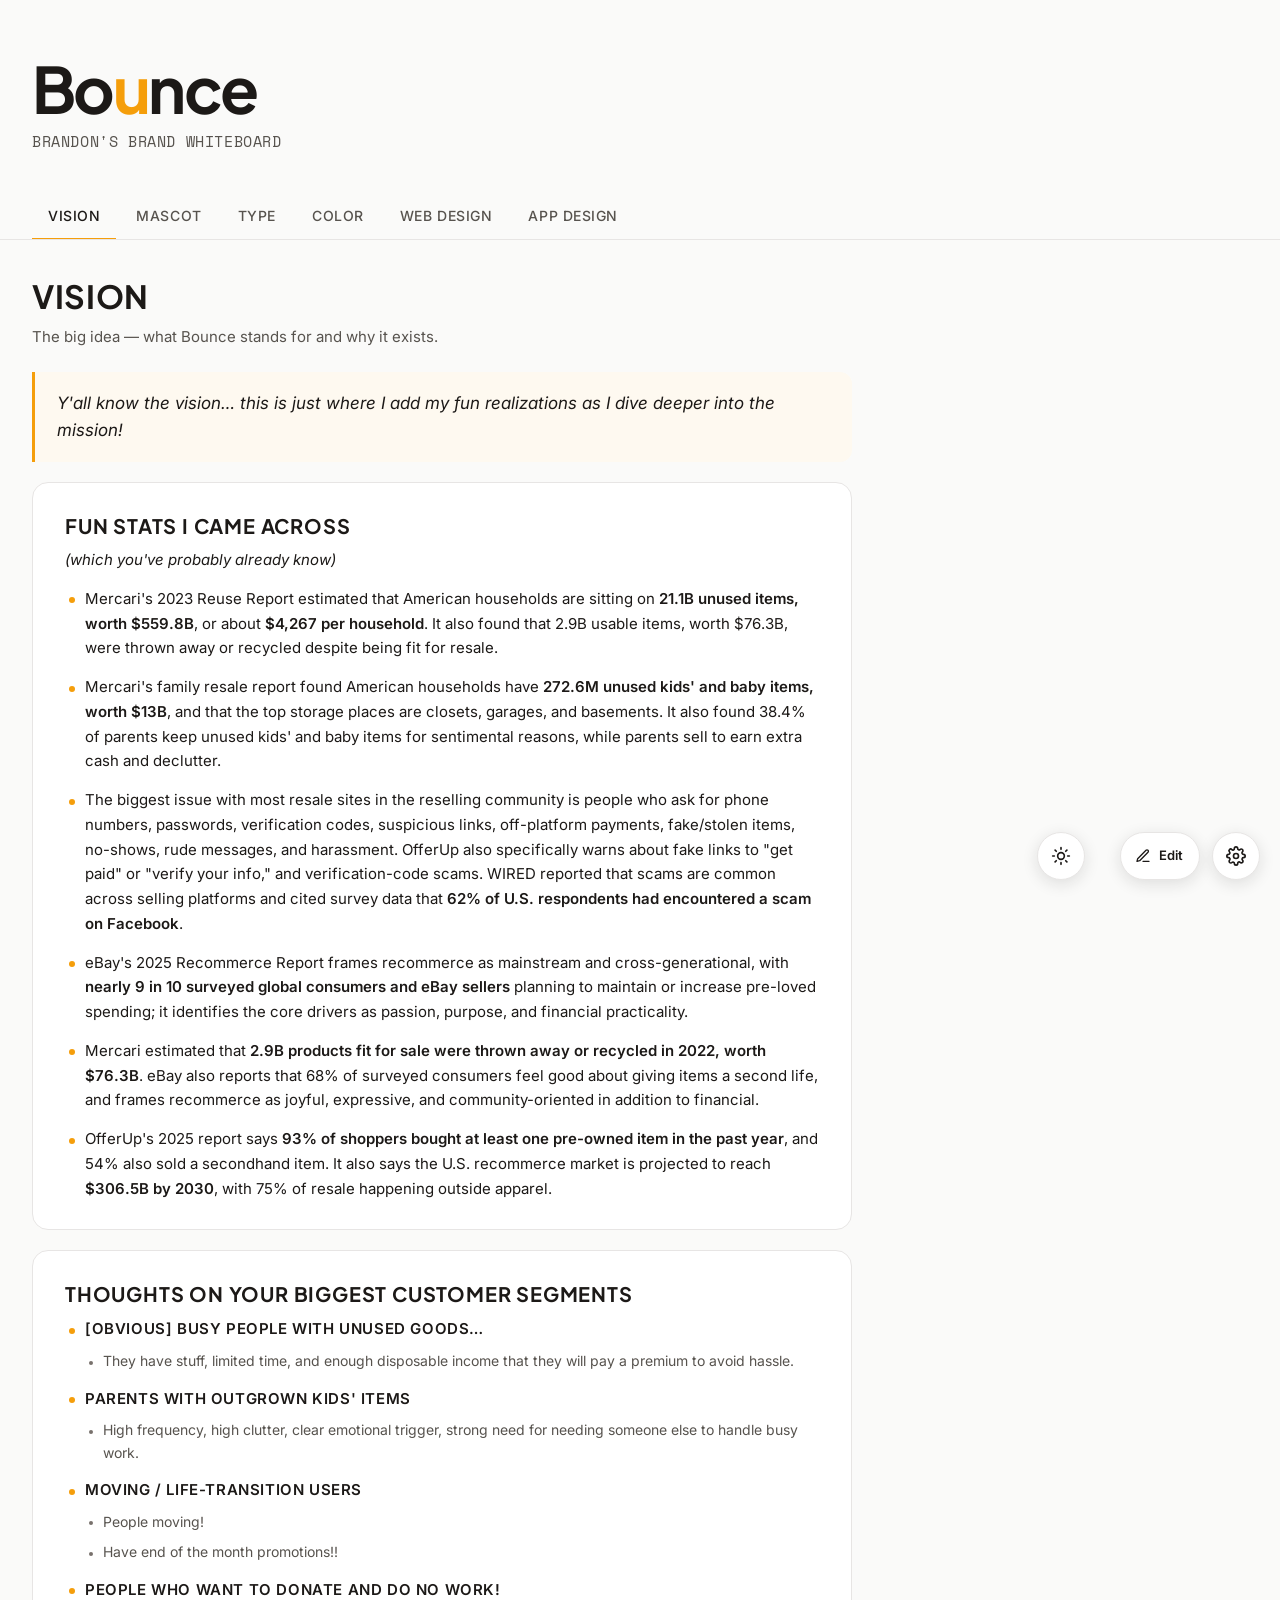
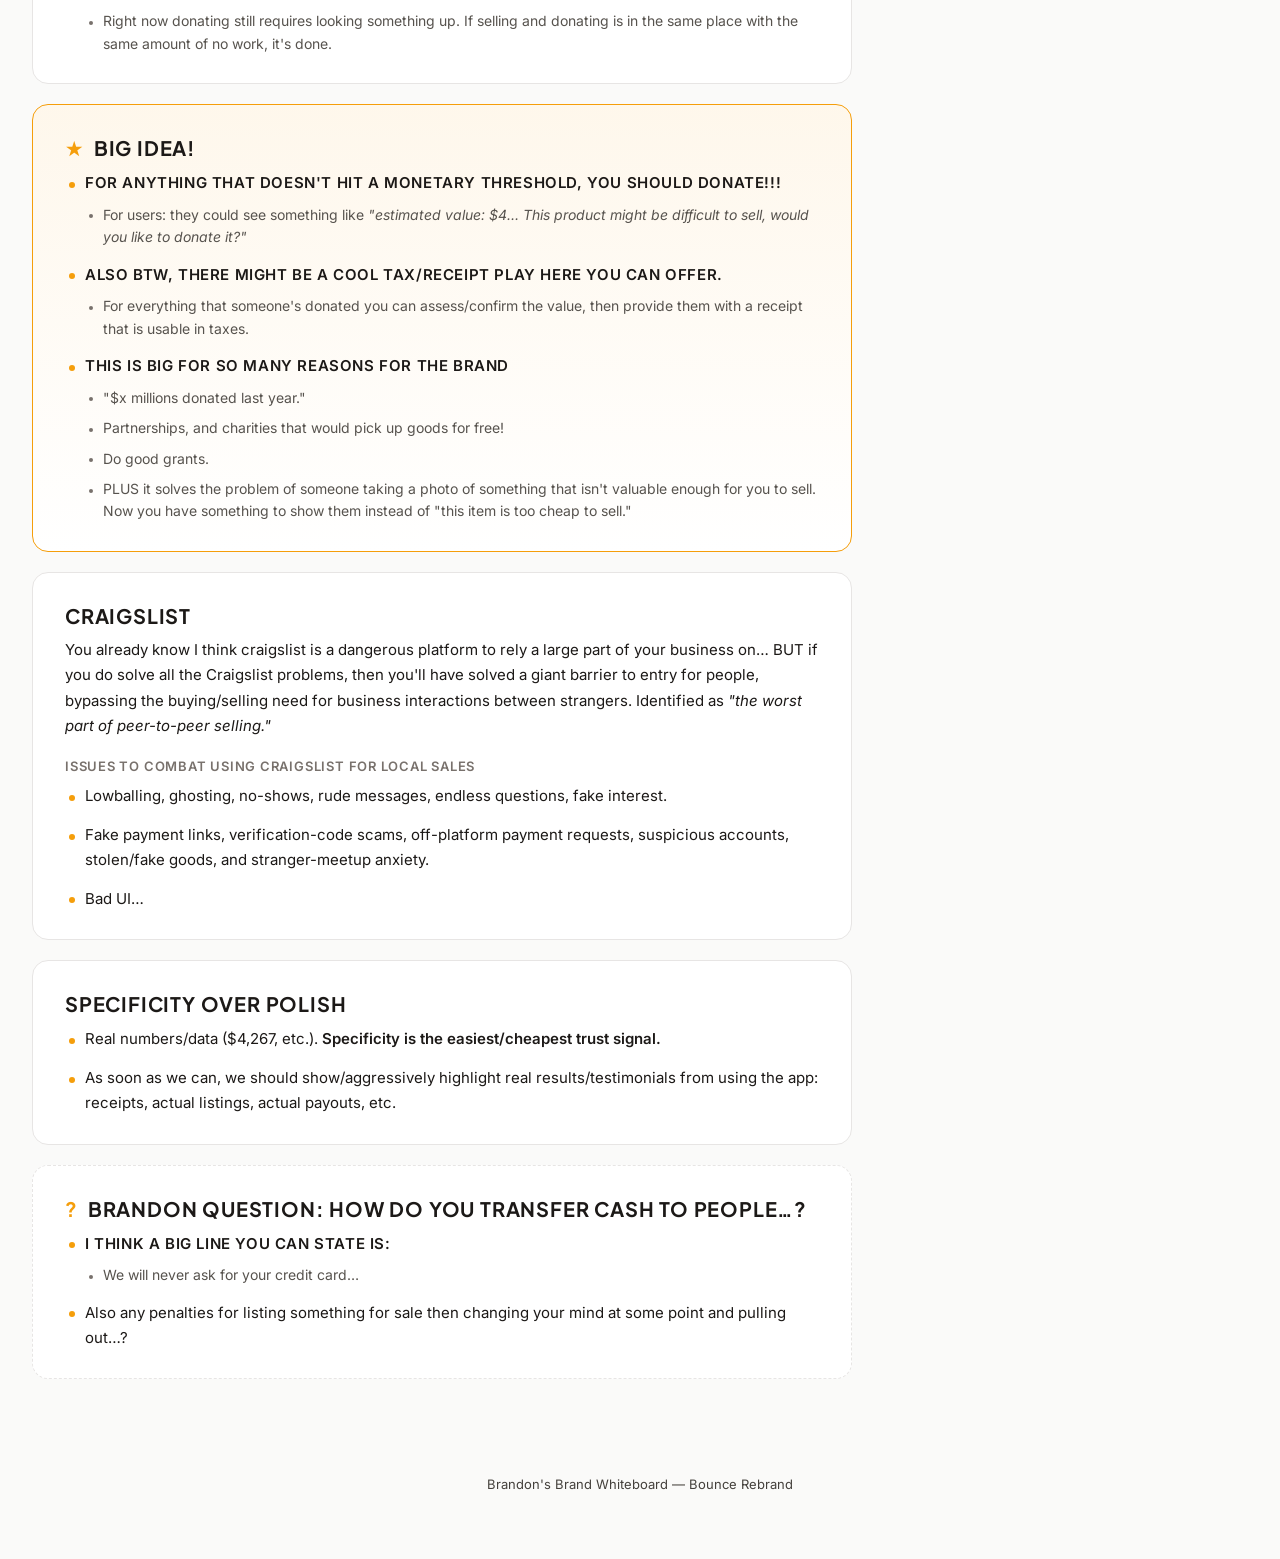
<file: index.html>
<!DOCTYPE html>
<html lang="en">
<head>
  <meta charset="UTF-8">
  <meta name="viewport" content="width=device-width, initial-scale=1.0">
  <title>Brandon's Brand Whiteboard — Bounce</title>
  <meta name="description" content="A working whiteboard for the Bounce rebrand: vision, mascot, type, color, web, and app.">
  <link rel="preconnect" href="https://fonts.googleapis.com">
  <link rel="preconnect" href="https://fonts.gstatic.com" crossorigin>
  <link href="https://fonts.googleapis.com/css2?family=Plus+Jakarta+Sans:wght@400;600;700&family=Work+Sans:wght@400;500;600;700&family=Figtree:wght@400;600;700&family=Commissioner:wght@400;600;700&family=Literata:wght@400;500;600&family=DM+Serif+Display&family=DM+Sans:wght@400;500;600&family=Fraunces:opsz,wght@9..144,400;9..144,600;9..144,700&family=Nunito+Sans:wght@400;600;700&display=swap" rel="stylesheet">
  <link href="https://fonts.googleapis.com/css2?family=Gabarito:wght@400;600;700&family=Nunito:wght@400;600;700;800&family=Crimson+Pro:wght@400;600&family=Zilla+Slab:wght@400;600;700&family=Raleway:wght@400;500;600;700&family=Bungee&family=Josefin+Sans:wght@400;600;700&family=Urbanist:wght@400;600;700&family=Inter:wght@400;500;600&family=Space+Mono:wght@400;700&display=swap" rel="stylesheet">
  <link href="https://fonts.googleapis.com/css2?family=Manrope:wght@400;500;600;700&family=Sofia+Sans:wght@400;500;600;700&family=Onest:wght@400;500;600;700&family=Albert+Sans:wght@400;500;600;700&family=Outfit:wght@400;500;600;700&family=Be+Vietnam+Pro:wght@400;500;600;700&family=Sora:wght@400;500;600;700&display=swap" rel="stylesheet">
  <script>
    (function () {
      try {
        var stored = localStorage.getItem('bounce-theme');
        var theme = stored === 'light' || stored === 'dark'
          ? stored
          : (window.matchMedia && window.matchMedia('(prefers-color-scheme: light)').matches ? 'light' : 'dark');
        document.documentElement.setAttribute('data-theme', theme);
      } catch (e) {
        document.documentElement.setAttribute('data-theme', 'dark');
      }
    })();
  </script>
  <style>
    *, *::before, *::after { margin: 0; padding: 0; box-sizing: border-box; }

    :root {
      --bg: #1C1917;
      --surface: #292524;
      --surface-2: #34302d;
      --border: #44403C;
      --border-strong: #57534E;
      --text: #FAFAF9;
      --text-dim: #A8A29E;
      --text-mute: #78716C;
      --primary: #F59E0B;
      --warn: #F59E0B;
      --shadow-float: 0 4px 16px rgba(0,0,0,0.3);
      --font-body: 'Inter', system-ui, -apple-system, sans-serif;
      --font-display: 'Plus Jakarta Sans', sans-serif;
    }

    [data-theme="light"] {
      --bg: #FAFAF9;
      --surface: #FFFFFF;
      --surface-2: #F5F5F4;
      --border: #E7E5E4;
      --border-strong: #D6D3D1;
      --text: #1C1917;
      --text-dim: #57534E;
      --text-mute: #78716C;
      --shadow-float: 0 4px 16px rgba(28,25,23,0.12);
    }

    html { scroll-behavior: smooth; }

    body {
      background: var(--bg);
      color: var(--text);
      font-family: var(--font-body);
      line-height: 1.5;
      -webkit-font-smoothing: antialiased;
      min-height: 100vh;
    }
    .wordmark,
    .panel-title,
    .vision-h,
    .coloredu-h1,
    .coloredu-section h3,
    .coming-soon-title,
    .logo-reference-title {
      font-family: var(--font-display);
    }

    /* ── Header ─────────────────────────────────── */
    header.site {
      max-width: 1440px;
      margin: 0 auto;
      padding: 56px 32px 16px;
    }

    .wordmark {
      font-size: clamp(40px, 6vw, 64px);
      font-weight: 700;
      letter-spacing: -0.04em;
      line-height: 1;
    }
    .wordmark .u {
      color: var(--primary);
      transition: color 0.2s;
    }

    .tagline {
      margin-top: 10px;
      font-size: 15px;
      color: var(--text-dim);
      font-family: 'Space Mono', monospace;
      letter-spacing: 0.02em;
    }

    /* ── Tabs ─────────────────────────────────── */
    nav.tabs {
      max-width: 1440px;
      margin: 0 auto;
      padding: 24px 32px 0;
      border-bottom: 1px solid var(--border);
      display: flex;
      gap: 4px;
      overflow-x: auto;
      scrollbar-width: none;
    }
    nav.tabs::-webkit-scrollbar { display: none; }

    .tab {
      background: transparent;
      border: none;
      color: var(--text-dim);
      font: inherit;
      font-size: 14px;
      font-weight: 500;
      padding: 12px 16px;
      cursor: pointer;
      position: relative;
      white-space: nowrap;
      transition: color 0.15s;
      border-bottom: 2px solid transparent;
      margin-bottom: -1px;
    }
    .tab:hover { color: var(--text); }
    .tab.active {
      color: var(--text);
      border-bottom-color: var(--primary);
    }

    /* ── Tab content ──────────────────────────── */
    main {
      max-width: 1440px;
      margin: 0 auto;
      padding: 32px 32px 96px;
    }
    .tab-panel { display: none; }
    .tab-panel.active { display: block; animation: fadein 0.2s ease-out; }
    @keyframes fadein { from { opacity: 0; transform: translateY(4px); } to { opacity: 1; transform: none; } }

    .panel-head { margin-bottom: 24px; }
    .panel-title {
      font-size: clamp(24px, 3vw, 32px);
      font-weight: 700;
      letter-spacing: -0.02em;
      margin-bottom: 6px;
    }
    .panel-subtitle {
      color: var(--text-dim);
      font-size: 15px;
      max-width: 640px;
    }

    /* ── Coming soon ──────────────────────────── */
    .coming-soon {
      display: flex;
      flex-direction: column;
      align-items: center;
      justify-content: center;
      text-align: center;
      padding: 80px 24px;
      background: var(--surface);
      border: 1px dashed var(--border-strong);
      border-radius: 16px;
      min-height: 320px;
    }
    .coming-soon-icon {
      width: 56px;
      height: 56px;
      border-radius: 14px;
      background: var(--surface-2);
      border: 1px solid var(--border);
      display: flex;
      align-items: center;
      justify-content: center;
      margin-bottom: 20px;
      color: var(--primary);
      transition: color 0.2s;
    }
    .coming-soon-icon svg { width: 24px; height: 24px; }
    .coming-soon-title {
      font-size: 18px;
      font-weight: 600;
      margin-bottom: 6px;
    }
    .coming-soon-text {
      color: var(--text-dim);
      font-size: 14px;
      max-width: 380px;
    }

    /* ── Web design tab (version preview) ─── */
    .web-intro {
      color: var(--text-dim);
      font-size: 15px;
      line-height: 1.6;
      max-width: 760px;
      margin-bottom: 24px;
    }
    .web-toolbar {
      display: flex;
      align-items: center;
      gap: 16px;
      flex-wrap: wrap;
      margin-bottom: 16px;
    }
    .web-toggle {
      display: inline-flex;
      gap: 4px;
      background: var(--surface);
      border: 1px solid var(--border);
      border-radius: 10px;
      padding: 4px;
    }
    .web-toggle-btn {
      background: transparent;
      border: none;
      color: var(--text-dim);
      font: inherit;
      font-size: 13px;
      font-weight: 600;
      padding: 8px 16px;
      border-radius: 7px;
      cursor: pointer;
      transition: background 0.15s, color 0.15s;
      white-space: nowrap;
    }
    .web-toggle-btn:hover { color: var(--text); }
    .web-toggle-btn.active {
      background: var(--surface-2);
      color: var(--text);
    }
    .web-toggle-btn .web-toggle-tag {
      color: var(--text-mute);
      font-weight: 500;
      margin-left: 6px;
    }
    .web-toggle-btn.active .web-toggle-tag {
      color: var(--text-dim);
    }
    .web-open-link {
      display: inline-flex;
      align-items: center;
      gap: 6px;
      color: var(--text-dim);
      font-size: 13px;
      text-decoration: none;
      margin-left: auto;
      transition: color 0.15s;
    }
    .web-open-link:hover { color: var(--text); }
    .web-open-link svg { width: 14px; height: 14px; }
    .web-frame-wrap {
      position: relative;
      background: var(--surface);
      border: 1px solid var(--border);
      border-radius: 14px;
      overflow: hidden;
      height: clamp(560px, 78vh, 980px);
    }
    .web-frame {
      width: 100%;
      height: 100%;
      border: 0;
      display: block;
      background: #fff;
    }
    .web-frame[hidden] { display: none; }
    .web-frame-blocked {
      display: flex;
      flex-direction: column;
      align-items: center;
      justify-content: center;
      text-align: center;
      gap: 14px;
      padding: 48px 24px;
      width: 100%;
      height: 100%;
      background:
        radial-gradient(circle at 50% 0%, rgba(245,158,11,0.06), transparent 60%),
        var(--surface);
    }
    .web-frame-blocked[hidden] { display: none; }
    .web-frame-blocked-icon {
      width: 56px;
      height: 56px;
      border-radius: 14px;
      background: var(--surface-2);
      border: 1px solid var(--border);
      display: flex;
      align-items: center;
      justify-content: center;
      color: var(--primary);
    }
    .web-frame-blocked-icon svg { width: 24px; height: 24px; }
    .web-frame-blocked-title {
      font-size: 18px;
      font-weight: 600;
      color: var(--text);
    }
    .web-frame-blocked-text {
      color: var(--text-dim);
      font-size: 14px;
      max-width: 460px;
      line-height: 1.6;
    }
    .web-frame-blocked-cta {
      display: inline-flex;
      align-items: center;
      gap: 8px;
      padding: 10px 18px;
      border-radius: 10px;
      background: var(--primary);
      color: #1C1917;
      font-size: 14px;
      font-weight: 600;
      text-decoration: none;
      margin-top: 4px;
    }
    .web-frame-blocked-cta svg { width: 14px; height: 14px; }
    .web-frame-blocked code {
      font-family: 'JetBrains Mono', 'Space Mono', monospace;
      font-size: 12px;
      color: var(--text-mute);
    }
    .web-frame-note {
      color: var(--text-mute);
      font-size: 12px;
      margin-top: 10px;
      line-height: 1.5;
    }

    /* ── Vision tab ──────────────────────────── */
    .vision-content {
      display: flex;
      flex-direction: column;
      gap: 20px;
      max-width: 820px;
    }
    .vision-intro {
      font-size: 17px;
      line-height: 1.6;
      color: var(--text);
      padding: 18px 22px;
      border-left: 3px solid var(--primary);
      background: color-mix(in srgb, var(--primary) 6%, var(--surface));
      border-radius: 0 12px 12px 0;
      font-style: italic;
    }
    .vision-section {
      background: var(--surface);
      border: 1px solid var(--border);
      border-radius: 16px;
      padding: 28px 32px;
    }
    .vision-section.highlight {
      border-color: var(--primary);
      background: linear-gradient(180deg,
        color-mix(in srgb, var(--primary) 8%, var(--surface)) 0%,
        var(--surface) 100%);
    }
    .vision-section.question {
      border-style: dashed;
    }
    .vision-h {
      font-size: 20px;
      font-weight: 700;
      letter-spacing: -0.01em;
      margin-bottom: 6px;
      display: flex;
      align-items: baseline;
      gap: 10px;
    }
    .vision-h .accent { color: var(--primary); }
    .vision-lead {
      color: var(--text-dim);
      font-size: 14px;
      font-style: italic;
      margin-bottom: 16px;
    }
    .vision-section p {
      font-size: 15px;
      line-height: 1.7;
      color: var(--text);
      margin-bottom: 14px;
    }
    .vision-section p:last-child { margin-bottom: 0; }
    .vision-list {
      list-style: none;
      padding: 0;
      margin: 8px 0 0;
      display: flex;
      flex-direction: column;
      gap: 14px;
    }
    .vision-list > li {
      position: relative;
      padding-left: 20px;
      font-size: 15px;
      line-height: 1.65;
      color: var(--text);
    }
    .vision-list > li::before {
      content: "";
      position: absolute;
      left: 4px;
      top: 0.7em;
      width: 6px;
      height: 6px;
      border-radius: 50%;
      background: var(--primary);
    }
    .vision-list ul {
      list-style: none;
      padding: 0;
      margin: 8px 0 0;
      display: flex;
      flex-direction: column;
      gap: 8px;
    }
    .vision-list ul li {
      position: relative;
      padding-left: 18px;
      font-size: 14px;
      line-height: 1.6;
      color: var(--text-dim);
    }
    .vision-list ul li::before {
      content: "";
      position: absolute;
      left: 4px;
      top: 0.75em;
      width: 4px;
      height: 4px;
      border-radius: 50%;
      background: var(--text-mute);
    }
    .vision-list strong {
      color: var(--text);
      font-weight: 600;
    }
    .vision-list .label {
      color: var(--text);
      font-weight: 600;
      display: block;
      margin-bottom: 4px;
    }
    .vision-sub-label {
      font-size: 13px;
      color: var(--text-mute);
      text-transform: uppercase;
      letter-spacing: 0.06em;
      font-weight: 600;
      margin: 18px 0 8px;
    }

    @media (max-width: 600px) {
      .vision-section { padding: 22px 20px; }
    }

    /* ── Logo tab (mascots) ────────────────── */
    .logo-section { margin-bottom: 48px; }
    .logo-section + .logo-section { margin-top: 0; }
    .logo-section-lead {
      font-size: 16px;
      line-height: 1.6;
      color: var(--text);
      padding: 18px 22px;
      border-left: 3px solid var(--primary);
      background: color-mix(in srgb, var(--primary) 6%, var(--surface));
      border-radius: 0 12px 12px 0;
      margin-bottom: 20px;
      max-width: 820px;
    }
    .logo-image-grid {
      display: grid;
      grid-template-columns: repeat(auto-fit, minmax(280px, 1fr));
      gap: 16px;
      margin-bottom: 16px;
    }
    .logo-image {
      background: var(--surface);
      border: 1px solid var(--border);
      border-radius: 14px;
      overflow: hidden;
      display: flex;
      flex-direction: column;
      transition: border-color 0.15s, transform 0.15s;
    }
    .logo-image:hover { border-color: var(--border-strong); }
    .logo-image-frame {
      aspect-ratio: 4 / 5;
      background: var(--surface-2);
      display: flex;
      align-items: center;
      justify-content: center;
      cursor: zoom-in;
      overflow: hidden;
    }
    .logo-image-frame img {
      width: 100%;
      height: 100%;
      object-fit: contain;
    }
    .logo-image-placeholder {
      width: 100%;
      height: 100%;
      display: flex;
      flex-direction: column;
      align-items: center;
      justify-content: center;
      gap: 8px;
      color: var(--text-mute);
      text-align: center;
      padding: 24px;
      border: 2px dashed var(--border);
      border-radius: 12px;
      margin: 12px;
    }
    .logo-image-placeholder svg { width: 32px; height: 32px; opacity: 0.5; }
    .logo-image-placeholder .ph-title { font-size: 13px; font-weight: 600; color: var(--text-dim); }
    .logo-image-placeholder .ph-path {
      font-family: 'Space Mono', monospace;
      font-size: 11px;
      color: var(--text-mute);
      word-break: break-all;
    }
    .logo-image-caption {
      padding: 12px 16px;
      font-size: 13px;
      font-weight: 600;
      color: var(--text);
      border-top: 1px solid var(--border);
      background: var(--surface);
    }
    .logo-reference-head {
      margin-top: 8px;
      margin-bottom: 16px;
      padding-top: 24px;
      border-top: 1px solid var(--border);
    }
    .logo-reference-title {
      font-size: 18px;
      font-weight: 700;
      letter-spacing: -0.01em;
      margin-bottom: 4px;
    }
    .logo-reference-subtitle {
      color: var(--text-dim);
      font-size: 14px;
    }

    .controls {
      display: flex;
      flex-wrap: wrap;
      gap: 12px;
      align-items: center;
      margin-bottom: 24px;
    }
    .search {
      flex: 1 1 280px;
      max-width: 420px;
      background: var(--surface);
      border: 1px solid var(--border);
      border-radius: 10px;
      padding: 10px 14px;
      color: var(--text);
      font: inherit;
      font-size: 14px;
      outline: none;
      transition: border-color 0.15s;
    }
    .search:focus { border-color: var(--primary); }
    .search::placeholder { color: var(--text-dim); }

    .filters {
      display: flex;
      gap: 6px;
      background: var(--surface);
      border: 1px solid var(--border);
      border-radius: 10px;
      padding: 4px;
    }
    .filter-btn {
      background: transparent;
      border: none;
      color: var(--text-dim);
      font: inherit;
      font-size: 13px;
      font-weight: 500;
      padding: 6px 12px;
      border-radius: 6px;
      cursor: pointer;
      transition: background 0.15s, color 0.15s;
    }
    .filter-btn:hover { color: var(--text); }
    .filter-btn.active {
      background: var(--surface-2);
      color: var(--text);
    }
    .count { color: var(--text-dim); font-size: 13px; margin-left: auto; }

    .mascot-grid {
      display: grid;
      grid-template-columns: repeat(auto-fill, minmax(260px, 1fr));
      gap: 20px;
    }

    .mascot-card {
      background: var(--surface);
      border: 1px solid var(--border);
      border-radius: 14px;
      padding: 20px;
      display: flex;
      flex-direction: column;
      gap: 12px;
      transition: border-color 0.15s;
    }
    .mascot-card:hover { border-color: var(--border-strong); }

    .image-wrap {
      position: relative;
      align-self: center;
      width: 100%;
      aspect-ratio: 1 / 1;
      max-width: 180px;
      background: var(--surface-2);
      border-radius: 12px;
      display: flex;
      align-items: center;
      justify-content: center;
      overflow: hidden;
      cursor: zoom-in;
    }
    .image-wrap img {
      max-width: 70%;
      max-height: 70%;
      image-rendering: -webkit-optimize-contrast;
    }
    .maximize-btn {
      position: absolute;
      top: 8px;
      right: 8px;
      width: 32px;
      height: 32px;
      border-radius: 8px;
      background: rgba(28, 25, 23, 0.7);
      border: 1px solid var(--border);
      color: var(--text);
      cursor: pointer;
      display: flex;
      align-items: center;
      justify-content: center;
      opacity: 0;
      transition: opacity 0.15s, background 0.15s;
      backdrop-filter: blur(4px);
    }
    .image-wrap:hover .maximize-btn,
    .maximize-btn:focus-visible { opacity: 1; }
    .maximize-btn:hover { background: rgba(28, 25, 23, 0.9); }
    .maximize-btn svg { width: 16px; height: 16px; }

    .mascot-card .title { font-size: 16px; font-weight: 600; letter-spacing: -0.01em; }
    .mascot-card .desc { font-size: 14px; color: var(--text-dim); line-height: 1.45; }
    .mascot-card .meta {
      margin-top: auto;
      display: flex; flex-direction: column; gap: 8px; padding-top: 8px;
    }
    .badge {
      align-self: flex-start;
      font-size: 11px; font-weight: 600;
      letter-spacing: 0.04em; text-transform: uppercase;
      padding: 3px 8px; border-radius: 999px; border: 1px solid;
    }
    .badge-high {
      color: #84CC16;
      border-color: rgba(132, 204, 22, 0.4);
      background: rgba(132, 204, 22, 0.08);
    }
    .badge-medium {
      color: var(--warn);
      border-color: rgba(245, 158, 11, 0.4);
      background: rgba(245, 158, 11, 0.08);
    }
    .mascot-notes { font-size: 12px; color: var(--text-dim); font-style: italic; line-height: 1.4; }
    .empty { text-align: center; padding: 80px 20px; color: var(--text-dim); }

    /* ── Lightbox ─────────────────────────────────── */
    .lightbox {
      position: fixed; inset: 0;
      background: rgba(0, 0, 0, 0.85);
      backdrop-filter: blur(6px);
      display: none;
      align-items: center; justify-content: center;
      padding: 32px; z-index: 200;
      animation: fade 0.15s ease-out;
    }
    .lightbox.open { display: flex; }
    @keyframes fade { from { opacity: 0; } to { opacity: 1; } }

    .lightbox-content {
      background: var(--surface);
      border: 1px solid var(--border);
      border-radius: 16px;
      padding: 32px;
      max-width: min(1100px, 95vw);
      width: auto;
      display: flex; flex-direction: column;
      gap: 16px; align-items: center;
      position: relative;
    }
    .lightbox-img {
      max-width: 100%;
      max-height: 75vh;
      background: var(--surface-2);
      border-radius: 12px;
      display: flex; align-items: center; justify-content: center;
      padding: 16px;
    }
    .lightbox-img img {
      max-width: 100%;
      max-height: 100%;
      width: auto;
      height: auto;
      object-fit: contain;
    }
    .lightbox-img.small { width: 320px; height: 320px; padding: 24px; }
    .lightbox-img.small img { max-width: 100%; max-height: 100%; }
    .lightbox-title { font-size: 22px; font-weight: 700; text-align: center; }
    .lightbox-desc { font-size: 14px; color: var(--text-dim); text-align: center; max-width: 440px; }
    .close-btn {
      position: absolute; top: 12px; right: 12px;
      width: 36px; height: 36px;
      border-radius: 10px;
      background: var(--surface-2);
      border: 1px solid var(--border);
      color: var(--text);
      cursor: pointer;
      display: flex; align-items: center; justify-content: center;
      transition: background 0.15s;
    }
    .close-btn:hover { background: var(--border); }
    .close-btn svg { width: 18px; height: 18px; }

    /* ── Color tab ─────────────────────────────────── */
    .concept-grid {
      display: grid;
      grid-template-columns: repeat(2, 1fr);
      gap: 24px;
    }
    .concept {
      border-radius: 20px;
      padding: 36px;
      position: relative;
      transition: transform 0.2s ease;
    }
    .concept:hover { transform: translateY(-2px); }
    .concept-top {
      display: flex; align-items: baseline;
      gap: 10px; margin-bottom: 6px; flex-wrap: wrap;
    }
    .concept-num { font-family: 'Space Mono', monospace; font-size: 12px; font-weight: 700; opacity: 0.35; }
    .concept-name { font-size: 22px; font-weight: 700; letter-spacing: -0.3px; }
    .concept-round {
      font-size: 11px; font-weight: 600; letter-spacing: 0.5px;
      text-transform: uppercase;
      padding: 3px 10px; border-radius: 100px;
      border: 1px solid currentColor; opacity: 0.3;
      margin-left: auto;
    }
    .concept-tag { font-size: 14px; opacity: 0.5; margin-bottom: 28px; font-style: italic; }
    .concept-wordmark { font-size: 56px; line-height: 1.0; letter-spacing: -2px; margin-bottom: 28px; }
    .swatches { display: flex; gap: 12px; margin-bottom: 28px; flex-wrap: wrap; }
    .swatch { display: flex; flex-direction: column; align-items: center; gap: 6px; }
    .swatch-block { width: 52px; height: 52px; border-radius: 12px; border: 1px solid rgba(128,128,128,0.12); }
    .swatch-hex { font-family: 'Space Mono', monospace; font-size: 9px; opacity: 0.35; letter-spacing: -0.3px; }
    .swatch-label { font-size: 9px; opacity: 0.25; text-transform: uppercase; letter-spacing: 0.5px; }
    .concept-headline { font-size: 28px; line-height: 1.15; letter-spacing: -0.5px; margin-bottom: 12px; }
    .concept-body { font-size: 15px; line-height: 1.7; margin-bottom: 24px; opacity: 0.8; max-width: 500px; }
    .concept-msg {
      font-size: 13px; font-style: italic; opacity: 0.55; line-height: 1.6;
      border-top: 1px solid rgba(128,128,128,0.12);
      padding-top: 16px;
    }
    .apply-btn {
      position: absolute; top: 16px; right: 16px;
      background: rgba(0,0,0,0.06);
      border: 1px solid currentColor;
      color: inherit;
      font: inherit; font-size: 11px; font-weight: 600;
      letter-spacing: 0.04em; text-transform: uppercase;
      padding: 6px 10px; border-radius: 999px;
      cursor: pointer; opacity: 0.5;
      transition: opacity 0.15s, background 0.15s;
    }
    .apply-btn:hover { opacity: 1; background: rgba(0,0,0,0.12); }

    .concept.archived,
    .type-card.archived { opacity: 0.55; }
    .concept.archived:hover,
    .type-card.archived:hover { opacity: 0.95; }

    .section-divider {
      grid-column: 1 / -1;
      display: flex;
      align-items: center;
      gap: 16px;
      margin: 24px 0 4px;
      color: var(--text-dim);
      font-family: var(--font-display);
      font-size: 12px;
      font-weight: 700;
      letter-spacing: 0.12em;
      text-transform: uppercase;
    }
    .section-divider::before,
    .section-divider::after {
      content: "";
      flex: 1;
      height: 1px;
      background: var(--border);
    }
    .section-divider .section-divider-note {
      font-family: var(--font-body);
      font-weight: 400;
      letter-spacing: 0.02em;
      text-transform: none;
      color: var(--text-mute);
    }

    /* ── Type tab ─────────────────────────────────── */
    .coloredu-content {
      max-width: 820px;
      margin-bottom: 48px;
      display: flex;
      flex-direction: column;
      gap: 20px;
    }
    .coloredu-content .u {
      color: var(--primary);
      transition: color 0.2s;
    }
    .coloredu-hero {
      padding: 28px 32px;
      background: var(--surface);
      border: 1px solid var(--border);
      border-left: 3px solid var(--primary);
      border-radius: 0 14px 14px 0;
    }
    .coloredu-h1 {
      font-size: clamp(28px, 4vw, 36px);
      font-weight: 700;
      letter-spacing: -0.02em;
      line-height: 1.1;
      margin-bottom: 6px;
    }
    .coloredu-sub {
      font-size: 15px;
      color: var(--text-dim);
      font-style: italic;
    }
    .coloredu-section {
      background: var(--surface);
      border: 1px solid var(--border);
      border-radius: 14px;
      padding: 24px 28px;
    }
    .coloredu-section.highlight {
      border-color: var(--primary);
      background: linear-gradient(180deg,
        color-mix(in srgb, var(--primary) 8%, var(--surface)) 0%,
        var(--surface) 100%);
    }
    .coloredu-section h3 {
      font-size: 17px;
      font-weight: 700;
      letter-spacing: -0.01em;
      margin-bottom: 10px;
    }
    .coloredu-section p {
      font-size: 15px;
      line-height: 1.7;
      color: var(--text);
    }
    .coloredu-section p + p { margin-top: 12px; }
    .coloredu-points {
      list-style: none;
      padding: 0;
      margin: 8px 0 0;
      display: flex;
      flex-direction: column;
      gap: 14px;
    }
    .coloredu-points li {
      font-size: 15px;
      line-height: 1.7;
      color: var(--text);
      padding-left: 16px;
      border-left: 2px solid var(--border);
    }
    .coloredu-points li b {
      color: var(--text);
      font-weight: 600;
    }
    @media (max-width: 600px) {
      .coloredu-hero { padding: 22px 22px; }
      .coloredu-section { padding: 20px 22px; }
    }

    .type-grid {
      display: grid;
      grid-template-columns: repeat(auto-fill, minmax(340px, 1fr));
      gap: 20px;
    }
    .type-card {
      background: var(--surface);
      border: 1px solid var(--border);
      border-radius: 16px;
      padding: 28px;
      display: flex; flex-direction: column; gap: 16px;
    }
    .type-card-head {
      display: flex; align-items: baseline; gap: 10px;
      padding-bottom: 12px;
      border-bottom: 1px solid var(--border);
    }
    .type-card-num { font-family: 'Space Mono', monospace; font-size: 11px; font-weight: 700; color: var(--text-mute); }
    .type-card-name { font-size: 16px; font-weight: 600; }
    .type-card-round {
      margin-left: auto;
      font-size: 10px; font-weight: 600;
      letter-spacing: 0.5px; text-transform: uppercase;
      color: var(--text-mute);
    }
    .type-display-sample { font-size: 44px; line-height: 1.05; letter-spacing: -1.5px; color: var(--primary); }
    .type-body-sample { font-size: 15px; line-height: 1.7; color: var(--text-dim); }
    .type-specs {
      display: grid; grid-template-columns: 1fr 1fr; gap: 12px;
      padding-top: 12px;
      border-top: 1px solid var(--border);
    }
    .type-spec-label { font-size: 10px; text-transform: uppercase; letter-spacing: 0.6px; color: var(--text-mute); margin-bottom: 2px; }
    .type-spec-value { font-family: 'Space Mono', monospace; font-size: 12px; color: var(--text-dim); }

    /* ── Tweaks panel ─────────────────────────── */
    .tweaks-toggle {
      position: fixed; bottom: 20px; right: 20px;
      width: 48px; height: 48px;
      border-radius: 50%;
      background: var(--surface);
      border: 1px solid var(--border);
      color: var(--text);
      cursor: pointer;
      display: flex; align-items: center; justify-content: center;
      z-index: 50;
      box-shadow: var(--shadow-float);
      transition: transform 0.15s, border-color 0.15s, background 0.15s, color 0.15s;
    }
    .tweaks-toggle:hover { transform: scale(1.05); border-color: var(--primary); }
    .tweaks-toggle svg { width: 20px; height: 20px; }

    /* Theme toggle — sits to the left of the edit toggle */
    .theme-toggle {
      position: fixed; bottom: 20px; right: 195px;
      width: 48px; height: 48px;
      border-radius: 50%;
      background: var(--surface);
      border: 1px solid var(--border);
      color: var(--text);
      cursor: pointer;
      display: flex; align-items: center; justify-content: center;
      z-index: 50;
      box-shadow: var(--shadow-float);
      transition: transform 0.15s, border-color 0.15s, background 0.15s, color 0.15s;
    }
    .theme-toggle:hover { transform: scale(1.05); border-color: var(--primary); }
    .theme-toggle svg { width: 20px; height: 20px; }
    .theme-toggle .icon-sun { display: none; }
    .theme-toggle .icon-moon { display: block; }
    [data-theme="light"] .theme-toggle .icon-sun { display: block; }
    [data-theme="light"] .theme-toggle .icon-moon { display: none; }

    .tweaks-panel {
      position: fixed; bottom: 80px; right: 20px;
      width: 280px;
      background: var(--surface);
      border: 1px solid var(--border);
      border-radius: 14px;
      padding: 16px;
      z-index: 50;
      box-shadow: 0 8px 24px rgba(0,0,0,0.4);
      transform: translateY(8px);
      opacity: 0;
      pointer-events: none;
      transition: opacity 0.15s, transform 0.15s;
    }
    .tweaks-panel.open { opacity: 1; transform: none; pointer-events: auto; }
    .tweaks-head {
      display: flex; align-items: center; justify-content: space-between;
      margin-bottom: 4px;
    }
    .tweaks-title { font-size: 12px; font-weight: 600; text-transform: uppercase; letter-spacing: 0.06em; color: var(--text-dim); }
    .tweaks-close {
      background: transparent; border: none; color: var(--text-dim);
      cursor: pointer; padding: 4px; border-radius: 4px;
      display: flex; align-items: center; justify-content: center;
    }
    .tweaks-close:hover { color: var(--text); }
    .tweaks-close svg { width: 14px; height: 14px; }
    .tweaks-section { margin-top: 14px; }
    .tweaks-label {
      font-size: 11px; color: var(--text-mute);
      margin-bottom: 8px;
      display: flex; justify-content: space-between; align-items: center;
    }
    .tweaks-current { color: var(--text-dim); }
    .swatch-grid {
      display: grid;
      grid-template-columns: repeat(6, 1fr);
      gap: 8px;
    }
    .swatch-pick {
      width: 100%; aspect-ratio: 1 / 1;
      border-radius: 8px;
      border: 2px solid transparent;
      cursor: pointer;
      padding: 0;
      transition: transform 0.1s, border-color 0.15s;
      position: relative;
    }
    .swatch-pick:hover { transform: scale(1.08); }
    .swatch-pick.active {
      border-color: var(--text);
      box-shadow: 0 0 0 2px var(--surface);
    }

    /* Font picker pills */
    .font-grid {
      display: flex;
      flex-wrap: wrap;
      gap: 6px;
    }
    .font-pick {
      background: var(--surface-2);
      border: 1px solid var(--border);
      color: var(--text-dim);
      font: inherit;
      font-size: 12px;
      font-weight: 500;
      padding: 6px 10px;
      border-radius: 8px;
      cursor: pointer;
      transition: color 0.15s, border-color 0.15s, background 0.15s;
    }
    .font-pick:hover { color: var(--text); border-color: var(--border-strong); }
    .font-pick.active {
      color: var(--text);
      background: var(--bg);
      border-color: var(--primary);
    }

    /* Edit toggle button (sits to the left of the gear) */
    .edit-toggle {
      position: fixed; bottom: 20px; right: 80px;
      height: 48px;
      padding: 0 16px 0 14px;
      border-radius: 999px;
      background: var(--surface);
      border: 1px solid var(--border);
      color: var(--text);
      font: inherit;
      font-size: 13px;
      font-weight: 600;
      cursor: pointer;
      display: flex; align-items: center; gap: 8px;
      z-index: 50;
      box-shadow: var(--shadow-float);
      transition: transform 0.15s, border-color 0.15s, background 0.15s, color 0.15s;
    }
    .edit-toggle:hover { transform: scale(1.04); border-color: var(--primary); }
    .edit-toggle svg { width: 16px; height: 16px; }
    body.edit-mode .edit-toggle {
      background: var(--primary);
      border-color: var(--primary);
      color: #1A1A1A;
    }
    body.edit-mode .edit-toggle:hover { transform: scale(1.04); }

    /* Edit-mode banner */
    .edit-banner {
      position: fixed; top: 16px; left: 50%;
      transform: translateX(-50%) translateY(-120%);
      background: var(--primary);
      color: #1A1A1A;
      padding: 8px 16px;
      border-radius: 999px;
      font-size: 13px;
      font-weight: 600;
      letter-spacing: 0.01em;
      box-shadow: var(--shadow-float);
      z-index: 60;
      opacity: 0;
      transition: opacity 0.2s, transform 0.2s;
      pointer-events: none;
    }
    body.edit-mode .edit-banner {
      transform: translateX(-50%) translateY(0);
      opacity: 1;
    }

    /* Editable elements in edit mode */
    body.edit-mode [data-editable] {
      outline: 1px dashed color-mix(in srgb, var(--primary) 50%, transparent);
      outline-offset: 4px;
      cursor: text;
      border-radius: 4px;
      transition: outline-color 0.15s, background 0.15s;
    }
    body.edit-mode [data-editable]:hover {
      outline-color: var(--primary);
      background: color-mix(in srgb, var(--primary) 5%, transparent);
    }
    body.edit-mode [data-editable]:focus {
      outline: 2px solid var(--primary);
      outline-offset: 4px;
      background: color-mix(in srgb, var(--primary) 8%, transparent);
    }

    /* ── Caps rule: titles & headers all caps (logo wordmark excepted) ─── */
    .tagline,
    .tab,
    .panel-title,
    .coming-soon-title,
    .vision-h,
    .vision-list .label,
    .logo-image-caption,
    .logo-reference-title,
    .coloredu-h1,
    .coloredu-section h3,
    .type-card-name,
    .concept-name,
    .concept-headline {
      text-transform: uppercase;
      letter-spacing: 0.04em;
    }
    /* Tighten tracking on the largest display headlines so caps don't feel airy */
    .panel-title,
    .coloredu-h1,
    .concept-headline {
      letter-spacing: 0.02em;
    }

    /* ── Footer ─────────────────────────────────── */
    footer {
      max-width: 1440px;
      margin: 0 auto;
      padding: 0 32px 64px;
      text-align: center;
      color: #44403C;
      font-size: 13px;
    }

    @media (max-width: 1024px) {
      .concept-grid { grid-template-columns: 1fr; }
    }
    @media (max-width: 600px) {
      header.site { padding: 36px 20px 12px; }
      nav.tabs { padding: 16px 20px 0; }
      main { padding: 24px 20px 80px; }
      .concept { padding: 28px; }
      .concept-wordmark { font-size: 44px; letter-spacing: -1px; }
      .lightbox { padding: 16px; }
      .lightbox-content { padding: 24px 20px; }
      .lightbox-img { width: 240px; height: 240px; }
      .tweaks-panel { width: calc(100vw - 40px); }
      .swatch-grid { grid-template-columns: repeat(6, 1fr); }
      .theme-toggle { bottom: 76px; right: 20px; }
    }
  </style>
</head>
<body>

<header class="site">
  <div class="wordmark">Bo<span class="u">u</span>nce</div>
  <div class="tagline">Brandon's Brand whiteboard</div>
</header>

<nav class="tabs" role="tablist" id="tabs">
  <button class="tab" role="tab" data-tab="vision">Vision</button>
  <button class="tab" role="tab" data-tab="logo">Mascot</button>
  <button class="tab" role="tab" data-tab="type">Type</button>
  <button class="tab" role="tab" data-tab="color">Color</button>
  <button class="tab" role="tab" data-tab="web">Web design</button>
  <button class="tab" role="tab" data-tab="app">App design</button>
</nav>

<main>
  <!-- VISION -->
  <section id="panel-vision" class="tab-panel" role="tabpanel">
    <div class="panel-head">
      <h2 class="panel-title">Vision</h2>
      <p class="panel-subtitle">The big idea — what Bounce stands for and why it exists.</p>
    </div>

    <div class="vision-content">

      <p class="vision-intro">Y'all know the vision… this is just where I add my fun realizations as I dive deeper into the mission!</p>

      <section class="vision-section">
        <h3 class="vision-h">Fun stats I came across</h3>
        <p class="vision-lead">(which you've probably already know)</p>
        <ul class="vision-list">
          <li>Mercari's 2023 Reuse Report estimated that American households are sitting on <strong>21.1B unused items, worth $559.8B</strong>, or about <strong>$4,267 per household</strong>. It also found that 2.9B usable items, worth $76.3B, were thrown away or recycled despite being fit for resale.</li>
          <li>Mercari's family resale report found American households have <strong>272.6M unused kids' and baby items, worth $13B</strong>, and that the top storage places are closets, garages, and basements. It also found 38.4% of parents keep unused kids' and baby items for sentimental reasons, while parents sell to earn extra cash and declutter.</li>
          <li>The biggest issue with most resale sites in the reselling community is people who ask for phone numbers, passwords, verification codes, suspicious links, off-platform payments, fake/stolen items, no-shows, rude messages, and harassment. OfferUp also specifically warns about fake links to "get paid" or "verify your info," and verification-code scams. WIRED reported that scams are common across selling platforms and cited survey data that <strong>62% of U.S. respondents had encountered a scam on Facebook</strong>.</li>
          <li>eBay's 2025 Recommerce Report frames recommerce as mainstream and cross-generational, with <strong>nearly 9 in 10 surveyed global consumers and eBay sellers</strong> planning to maintain or increase pre-loved spending; it identifies the core drivers as passion, purpose, and financial practicality.</li>
          <li>Mercari estimated that <strong>2.9B products fit for sale were thrown away or recycled in 2022, worth $76.3B</strong>. eBay also reports that 68% of surveyed consumers feel good about giving items a second life, and frames recommerce as joyful, expressive, and community-oriented in addition to financial.</li>
          <li>OfferUp's 2025 report says <strong>93% of shoppers bought at least one pre-owned item in the past year</strong>, and 54% also sold a secondhand item. It also says the U.S. recommerce market is projected to reach <strong>$306.5B by 2030</strong>, with 75% of resale happening outside apparel.</li>
        </ul>
      </section>

      <section class="vision-section">
        <h3 class="vision-h">Thoughts on your biggest customer segments</h3>
        <ul class="vision-list">
          <li>
            <span class="label">[Obvious] Busy people with unused goods…</span>
            <ul>
              <li>They have stuff, limited time, and enough disposable income that they will pay a premium to avoid hassle.</li>
            </ul>
          </li>
          <li>
            <span class="label">Parents with outgrown kids' items</span>
            <ul>
              <li>High frequency, high clutter, clear emotional trigger, strong need for needing someone else to handle busy work.</li>
            </ul>
          </li>
          <li>
            <span class="label">Moving / life-transition users</span>
            <ul>
              <li>People moving!</li>
              <li>Have end of the month promotions!!</li>
            </ul>
          </li>
          <li>
            <span class="label">People who want to donate and do no work!</span>
            <ul>
              <li>Right now donating still requires looking something up. If selling and donating is in the same place with the same amount of no work, it's done.</li>
            </ul>
          </li>
        </ul>
      </section>

      <section class="vision-section highlight">
        <h3 class="vision-h"><span class="accent">★</span> Big idea!</h3>
        <ul class="vision-list">
          <li>
            <span class="label">For anything that doesn't hit a monetary threshold, you should donate!!!</span>
            <ul>
              <li>For users: they could see something like <em>"estimated value: $4… This product might be difficult to sell, would you like to donate it?"</em></li>
            </ul>
          </li>
          <li>
            <span class="label">Also btw, there might be a cool tax/receipt play here you can offer.</span>
            <ul>
              <li>For everything that someone's donated you can assess/confirm the value, then provide them with a receipt that is usable in taxes.</li>
            </ul>
          </li>
          <li>
            <span class="label">This is big for so many reasons for the brand</span>
            <ul>
              <li>"$x millions donated last year."</li>
              <li>Partnerships, and charities that would pick up goods for free!</li>
              <li>Do good grants.</li>
              <li>PLUS it solves the problem of someone taking a photo of something that isn't valuable enough for you to sell. Now you have something to show them instead of "this item is too cheap to sell."</li>
            </ul>
          </li>
        </ul>
      </section>

      <section class="vision-section">
        <h3 class="vision-h">Craigslist</h3>
        <p>You already know I think craigslist is a dangerous platform to rely a large part of your business on… BUT if you do solve all the Craigslist problems, then you'll have solved a giant barrier to entry for people, bypassing the buying/selling need for business interactions between strangers. Identified as <em>"the worst part of peer-to-peer selling."</em></p>
        <div class="vision-sub-label">Issues to combat using craigslist for local sales</div>
        <ul class="vision-list">
          <li>Lowballing, ghosting, no-shows, rude messages, endless questions, fake interest.</li>
          <li>Fake payment links, verification-code scams, off-platform payment requests, suspicious accounts, stolen/fake goods, and stranger-meetup anxiety.</li>
          <li>Bad UI…</li>
        </ul>
      </section>

      <section class="vision-section">
        <h3 class="vision-h">Specificity over polish</h3>
        <ul class="vision-list">
          <li>Real numbers/data ($4,267, etc.). <strong>Specificity is the easiest/cheapest trust signal.</strong></li>
          <li>As soon as we can, we should show/aggressively highlight real results/testimonials from using the app: receipts, actual listings, actual payouts, etc.</li>
        </ul>
      </section>

      <section class="vision-section question">
        <h3 class="vision-h"><span class="accent">?</span> Brandon question: how do you transfer cash to people…?</h3>
        <ul class="vision-list">
          <li>
            <span class="label">I think a big line you can state is:</span>
            <ul>
              <li>We will never ask for your credit card…</li>
            </ul>
          </li>
          <li>Also any penalties for listing something for sale then changing your mind at some point and pulling out…?</li>
        </ul>
      </section>

    </div>
  </section>

  <!-- LOGO (mascots) -->
  <section id="panel-logo" class="tab-panel" role="tabpanel">
    <div class="panel-head">
      <h2 class="panel-title">Mascot</h2>
      <p class="panel-subtitle">The Bounce brand mascot — traditional mark and anthropomorphic guide.</p>
    </div>

    <div class="vision-content">
      <section class="vision-section">
        <h3 class="vision-h">Show human fingerprints</h3>
        <ul class="vision-list">
          <li>I know our first thought was using the kangaroo to communicate "proof of work" to the user in moments of the user journey where they have questions. But we should also think of some element of communicating to users that a <strong>human is a part of the transaction.</strong></li>
          <li>
            <span class="label">An AI query on the top 10 human interests that yield the highest online engagement.</span>
            And if you don't count boobs… our main marketing elements make up half of the top 6:
            <ul>
              <li>cute animals (#6)</li>
              <li>life hacks/innovations (#3)</li>
              <li>money-making opportunities (#5)</li>
            </ul>
          </li>
          <li>Which is perfect for marketing and brand awareness. We are set up well to leverage each of these categories.</li>
          <li>
            <span class="label">But if we're going to get people to use this product after they get to the website, what we need to communicate is trust.</span>
            <ul>
              <li>And the trust rankings on animals, innovation, and money-making opportunities are low as fuck.</li>
            </ul>
          </li>
          <li>
            <span class="label">The AI query on the top 10 things that people "trust" the most online: literally the top 6 answers are all some version of "other humans."</span>
            <ul>
              <li>Humans they know, humans they can relate to, humans with provable information, human experts, and other humans who "have the same wants/needs as me."</li>
              <li>So maybe instead of the kangaroo communicating "proof of work," can we <strong>"assign" a human to each person's account/sale effort?</strong></li>
            </ul>
          </li>
        </ul>
      </section>

      <section class="vision-section highlight">
        <h3 class="vision-h"><span class="accent">→</span> Suggestion: split communication between the kangaroo and "real" people</h3>
        <ul class="vision-list">
          <li>Similar to that super interesting behavior study NYC subway/MTA did, where they learned that people listen more to information from a female voice and to direction from a male voice. Which is why <em>"Stand clear of the closing doors"</em> is a male voice, and <em>"Next stop is…"</em> is a female voice.</li>
        </ul>
      </section>

      <section class="vision-section">
        <h3 class="vision-h">Which gives us more flexibility on the design of the kangaroo!</h3>
        <ul class="vision-list">
          <li>
            <span class="label">I can show you all the versions of the kangaroo that serve well as the voice of the company speaking to the user.</span>
            <ul>
              <li>These versions all lean closer to an anthropomorphic version of the mascot.</li>
            </ul>
          </li>
          <li>But if we make all the "trust-based" communication to the app users come from a proxy human, then the mascot has more flexibility in design. It doesn't need to lead with "trustworthy," and can contribute more to the <strong>"unique"</strong> and <strong>"warmth"</strong> brand traits.</li>
        </ul>
      </section>
    </div>

    <div class="logo-section">
      <p class="logo-section-lead">A traditional brand mascot that serves as a standout visual identifier for the brand.</p>
      <div class="logo-image-grid" id="logo-grid-traditional"></div>
    </div>

    <div class="logo-section">
      <p class="logo-section-lead">An anthropomorphic version of the brand mascot that serves as the front-of-house face of the brand, appearing throughout advertising and the product flow to give users direction, advice, and encouragement.</p>
      <div class="logo-image-grid" id="logo-grid-anthropomorphic"></div>
    </div>

    <div class="logo-reference-head">
      <div class="logo-reference-title">Reference: animal mascots in the wild</div>
      <div class="logo-reference-subtitle">Companies with animal or creature mascots in their app icon or logo. Click any image to maximize.</div>
    </div>
    <div class="controls">
      <input type="search" class="search" id="search" placeholder="Search by company, description, or notes…" aria-label="Search">
      <div class="filters" role="group" aria-label="Filter by confidence">
        <button class="filter-btn active" data-filter="all">All</button>
        <button class="filter-btn" data-filter="High">High</button>
        <button class="filter-btn" data-filter="Medium">Medium</button>
      </div>
      <div class="count" id="count"></div>
    </div>
    <div class="mascot-grid" id="mascot-grid"></div>
    <div class="empty" id="mascot-empty" hidden>No matches.</div>
  </section>

  <!-- TYPE -->
  <section id="panel-type" class="tab-panel" role="tabpanel">
    <div class="panel-head">
      <h2 class="panel-title">Type</h2>
      <p class="panel-subtitle">The colored-U rule, plus 11 typography pairings from the rebrand exploration.</p>
    </div>

    <div class="coloredu-content" id="coloredu-content">

      <div class="coloredu-hero">
        <div class="coloredu-h1">The Colored-U Rule</div>
        <div class="coloredu-sub">A brand identity device for Bounce.</div>
      </div>

      <div class="coloredu-section">
        <h3>The rule</h3>
        <p>Every lowercase u in Bounce-branded titles and headers is set in the brand's primary color. Body copy stays in normal ink — the rule lives in headlines, where it reads cleanly. When the surrounding text is already in the primary color, the u flips to ink.</p>
      </div>

      <div class="coloredu-section">
        <h3>Why it works</h3>
        <ul class="coloredu-points">
          <li><b>It turns headlines into brand.</b> Most identity systems live in the logo and disappear everywhere else. This rule means every headline, caption, push notification, and email subject line carries the brand. The reader doesn't need the logo to know it's Bounce.</li>
          <li><b>It says "you" out loud.</b> "You" and "your" are the most common pronouns in customer-facing copy, and Bounce's pitch is about you — your stuff, your space, your cash. Every colored letter quietly reinforces who the brand is for.</li>
          <li><b>It's recognizable in the wild.</b> A colored letter in the middle of a word is a pattern the eye catches before it reads the message. Same recognition mechanism as Mailchimp yellow or Tiffany blue — but at the typographic level.</li>
          <li><b>It scales without breaking.</b> No custom typeface, no licensing. Any designer, platform, or size — the rule is "color the u." Cheap systems get executed consistently.</li>
          <li><b>It's quiet enough to feel grown-up.</b> Restraint reads as confidence. The device doesn't shout, doesn't gimmick, doesn't ask the reader to work harder. Bounce isn't a brand that needs to wave its arms.</li>
        </ul>
      </div>

      <div class="coloredu-section highlight">
        <h3>Why it solves trust + unique + warm</h3>
        <p>Most brand systems pick one and lose the others. The colored-u rule threads all three: trust through legible, restrained typography; unique through unclaimed territory (no other brand does this); warm through a warm primary color landing on the letter that spells you.</p>
      </div>

    </div>

    <div class="controls">
      <div class="filters round-filter" role="group" aria-label="Filter by round">
        <button class="filter-btn active" data-round="all">All</button>
        <button class="filter-btn" data-round="Round 6">Round 6 · Converge</button>
        <button class="filter-btn" data-round="Round 5">Round 5 · Refine</button>
        <button class="filter-btn" data-round="Round 4">Round 4 · Diverge</button>
        <button class="filter-btn" data-round="Round 3">Round 3</button>
        <button class="filter-btn" data-round="Round 2">Round 2</button>
        <button class="filter-btn" data-round="Round 1">Round 1</button>
        <button class="filter-btn" data-round="archived">Archived</button>
      </div>
    </div>
    <div class="type-grid" id="type-grid"></div>
  </section>

  <!-- COLOR -->
  <section id="panel-color" class="tab-panel" role="tabpanel">
    <div class="panel-head">
      <h2 class="panel-title">Color</h2>
      <p class="panel-subtitle">Palette + typography concepts shown in context. Click <em>Apply</em> on any card to make its accent the site primary.</p>
    </div>
    <div class="controls">
      <div class="filters round-filter" role="group" aria-label="Filter by round">
        <button class="filter-btn active" data-round="all">All</button>
        <button class="filter-btn" data-round="Round 6">Round 6 · Converge</button>
        <button class="filter-btn" data-round="Round 5">Round 5 · Refine</button>
        <button class="filter-btn" data-round="Round 4">Round 4 · Diverge</button>
        <button class="filter-btn" data-round="Round 3">Round 3</button>
        <button class="filter-btn" data-round="Round 2">Round 2</button>
        <button class="filter-btn" data-round="Round 1">Round 1</button>
        <button class="filter-btn" data-round="archived">Archived</button>
      </div>
    </div>
    <div class="concept-grid" id="concept-grid"></div>
  </section>

  <!-- WEB DESIGN -->
  <section id="panel-web" class="tab-panel" role="tabpanel">
    <div class="panel-head">
      <h2 class="panel-title">Web design</h2>
      <p class="panel-subtitle">Site layout, components, and page-level direction for bounce.com.</p>
    </div>

    <p class="web-intro">
      Three marketing-site directions for the Bounce homepage. <b>v1</b> is the current live site at trybounce.ai. <b>v2</b> and <b>v3</b> are new explorations that lean into the rebrand — different layouts, different ways of staging the value proposition. Toggle between them to compare side-by-side.
    </p>

    <div class="web-toolbar">
      <div class="web-toggle" role="tablist" aria-label="Homepage version">
        <button class="web-toggle-btn active" role="tab" data-web-version="v1" aria-selected="true">v1<span class="web-toggle-tag">Live</span></button>
        <button class="web-toggle-btn" role="tab" data-web-version="v2" aria-selected="false">v2<span class="web-toggle-tag">The Split</span></button>
        <button class="web-toggle-btn" role="tab" data-web-version="v3" aria-selected="false">v3<span class="web-toggle-tag">Horizontal Split</span></button>
      </div>
      <a class="web-open-link" id="web-open-link" href="https://www.trybounce.ai/" target="_blank" rel="noopener">
        Open in new tab
        <svg viewBox="0 0 24 24" fill="none" stroke="currentColor" stroke-width="2" stroke-linecap="round" stroke-linejoin="round"><path d="M14 3h7v7"/><path d="M10 14L21 3"/><path d="M21 14v7H3V3h7"/></svg>
      </a>
    </div>

    <div class="web-frame-wrap">
      <iframe class="web-frame" data-web-frame="v1" src="SampleWebDesigns/trybounce-snapshot.html" title="trybounce.ai — static snapshot of live site" loading="lazy"></iframe>
      <iframe class="web-frame" data-web-frame="v2" data-src="SampleWebDesigns/Bounce%20Homepage%20v2.html" title="Bounce homepage v2 — The Split" loading="lazy" hidden></iframe>
      <iframe class="web-frame" data-web-frame="v3" data-src="SampleWebDesigns/Bounce%20Homepage%20v3.html" title="Bounce homepage v3 — The Horizontal Split" loading="lazy" hidden></iframe>
    </div>
  </section>

  <!-- APP DESIGN -->
  <section id="panel-app" class="tab-panel" role="tabpanel">
    <div class="panel-head">
      <h2 class="panel-title">App design</h2>
      <p class="panel-subtitle">Mobile UX, screens, and interaction patterns for the Bounce app.</p>
    </div>
    <div class="coming-soon">
      <div class="coming-soon-icon">
        <svg viewBox="0 0 24 24" fill="none" stroke="currentColor" stroke-width="1.8" stroke-linecap="round" stroke-linejoin="round"><rect x="5" y="2" width="14" height="20" rx="2.5"/><path d="M12 18h.01"/></svg>
      </div>
      <div class="coming-soon-title">Coming soon</div>
      <div class="coming-soon-text">App icon, onboarding, and key screen flows will land here.</div>
    </div>
  </section>
</main>

<!-- Lightbox -->
<div class="lightbox" id="lightbox" role="dialog" aria-modal="true" aria-labelledby="lightbox-title" hidden>
  <div class="lightbox-content">
    <button class="close-btn" id="close-btn" aria-label="Close">
      <svg viewBox="0 0 24 24" fill="none" stroke="currentColor" stroke-width="2.2" stroke-linecap="round"><path d="M6 6l12 12M6 18L18 6"/></svg>
    </button>
    <div class="lightbox-img"><img id="lightbox-img" alt=""></div>
    <div class="lightbox-title" id="lightbox-title"></div>
    <div class="lightbox-desc" id="lightbox-desc"></div>
  </div>
</div>

<!-- Edit-mode banner -->
<div class="edit-banner" id="edit-banner" aria-live="polite">
  Edit mode — click any text to edit. Changes save automatically.
</div>

<!-- Theme toggle -->
<button class="theme-toggle" id="theme-toggle" aria-label="Toggle light mode" aria-pressed="false" title="Toggle theme">
  <svg class="icon-moon" viewBox="0 0 24 24" fill="none" stroke="currentColor" stroke-width="2" stroke-linecap="round" stroke-linejoin="round" aria-hidden="true">
    <path d="M21 12.79A9 9 0 1 1 11.21 3 7 7 0 0 0 21 12.79z"/>
  </svg>
  <svg class="icon-sun" viewBox="0 0 24 24" fill="none" stroke="currentColor" stroke-width="2" stroke-linecap="round" stroke-linejoin="round" aria-hidden="true">
    <circle cx="12" cy="12" r="4"/>
    <path d="M12 2v2M12 20v2M4.93 4.93l1.41 1.41M17.66 17.66l1.41 1.41M2 12h2M20 12h2M4.93 19.07l1.41-1.41M17.66 6.34l1.41-1.41"/>
  </svg>
</button>

<!-- Edit toggle -->
<button class="edit-toggle" id="edit-toggle" aria-label="Toggle edit mode" aria-pressed="false">
  <svg viewBox="0 0 24 24" fill="none" stroke="currentColor" stroke-width="2" stroke-linecap="round" stroke-linejoin="round">
    <path d="M12 20h9"/>
    <path d="M16.5 3.5a2.121 2.121 0 0 1 3 3L7 19l-4 1 1-4 12.5-12.5z"/>
  </svg>
  <span id="edit-toggle-label">Edit</span>
</button>

<!-- Tweaks -->
<button class="tweaks-toggle" id="tweaks-toggle" aria-label="Open theme tweaks" aria-expanded="false">
  <svg viewBox="0 0 24 24" fill="none" stroke="currentColor" stroke-width="2" stroke-linecap="round" stroke-linejoin="round">
    <circle cx="12" cy="12" r="3"/>
    <path d="M19.4 15a1.65 1.65 0 0 0 .33 1.82l.06.06a2 2 0 1 1-2.83 2.83l-.06-.06a1.65 1.65 0 0 0-1.82-.33 1.65 1.65 0 0 0-1 1.51V21a2 2 0 0 1-4 0v-.09a1.65 1.65 0 0 0-1-1.51 1.65 1.65 0 0 0-1.82.33l-.06.06a2 2 0 1 1-2.83-2.83l.06-.06A1.65 1.65 0 0 0 4.6 15a1.65 1.65 0 0 0-1.51-1H3a2 2 0 0 1 0-4h.09A1.65 1.65 0 0 0 4.6 9 1.65 1.65 0 0 0 4.27 7.18l-.06-.06a2 2 0 1 1 2.83-2.83l.06.06a1.65 1.65 0 0 0 1.82.33H9a1.65 1.65 0 0 0 1-1.51V3a2 2 0 0 1 4 0v.09a1.65 1.65 0 0 0 1 1.51 1.65 1.65 0 0 0 1.82-.33l.06-.06a2 2 0 1 1 2.83 2.83l-.06.06a1.65 1.65 0 0 0-.33 1.82V9a1.65 1.65 0 0 0 1.51 1H21a2 2 0 0 1 0 4h-.09a1.65 1.65 0 0 0-1.51 1z"/>
  </svg>
</button>
<div class="tweaks-panel" id="tweaks-panel" role="dialog" aria-label="Theme tweaks">
  <div class="tweaks-head">
    <span class="tweaks-title">Tweaks</span>
    <button class="tweaks-close" id="tweaks-close" aria-label="Close tweaks">
      <svg viewBox="0 0 24 24" fill="none" stroke="currentColor" stroke-width="2.2" stroke-linecap="round"><path d="M6 6l12 12M6 18L18 6"/></svg>
    </button>
  </div>
  <div class="tweaks-section">
    <div class="tweaks-label">
      <span>Font</span>
      <span class="tweaks-current" id="tweaks-font-current"></span>
    </div>
    <div class="font-grid" id="font-picks"></div>
  </div>
  <div class="tweaks-section">
    <div class="tweaks-label">
      <span>Primary color</span>
      <span class="tweaks-current" id="tweaks-current"></span>
    </div>
    <div class="swatch-grid" id="palette-swatches"></div>
  </div>
</div>

<footer>
  <p>Brandon's Brand Whiteboard &mdash; Bounce Rebrand</p>
</footer>

<script id="mascot-data" type="application/json">[{"company":"Duolingo","description":"Duo — green owl mascot used as the app/icon face.","image_url":"https://www.google.com/s2/favicons?domain=duolingo.com&sz=128","confidence":"High","notes":""},{"company":"DuckDuckGo","description":"Duck head mascot/logo.","image_url":"https://www.google.com/s2/favicons?domain=duckduckgo.com&sz=128","confidence":"High","notes":""},{"company":"Hootsuite","description":"Owly — owl mascot/brand icon.","image_url":"https://www.google.com/s2/favicons?domain=hootsuite.com&sz=128","confidence":"High","notes":""},{"company":"Puffin Browser","description":"Puffin bird mascot/logo.","image_url":"https://www.google.com/s2/favicons?domain=puffin.com&sz=128","confidence":"Medium","notes":"Icon/logo can vary by platform, country, or seasonal app update."},{"company":"Bear","description":"Bear head icon for the notes/writing app.","image_url":"https://www.google.com/s2/favicons?domain=bear.app&sz=128","confidence":"High","notes":""},{"company":"Chick-fil-A","description":"Chicken/rooster-like C mark.","image_url":"https://www.google.com/s2/favicons?domain=chick-fil-a.com&sz=128","confidence":"High","notes":""},{"company":"Evernote","description":"Elephant head logo.","image_url":"https://www.google.com/s2/favicons?domain=evernote.com&sz=128","confidence":"High","notes":""},{"company":"Mailchimp","description":"Freddie the chimp mascot; current app icon usage may vary.","image_url":"https://www.google.com/s2/favicons?domain=mailchimp.com&sz=128","confidence":"Medium","notes":"Icon/logo can vary by platform, country, or seasonal app update."}]</script>
<script id="concept-data" type="application/json">[{"n":"16","name":"Marigold","tag":"Bright trust","bg":"#FFFAF0","text":"#1A1A2E","a1":"#F59E0B","a2":"#2D4A7A","a3":"#F0E8D4","df":"Figtree","bf":"Work Sans","dw":700,"bw":400,"round":"Round 1","msg":"Amber-gold says 'value' and 'warmth' simultaneously. Navy text adds authority. The pairing is optimistic but grounded. Figtree is friendly and modern. Says 'easy money, good experience.'"},{"n":"20","name":"Honey","tag":"Sweet value","bg":"#FFF8E7","text":"#3D2A14","a1":"#D4941A","a2":"#8B5A2B","a3":"#F0E4C8","df":"DM Serif Display","bf":"DM Sans","dw":400,"bw":400,"round":"Round 1","msg":"Deep amber is the color of value — liquid gold. Monochromatic warmth feels rich, not cheap. DM Serif Display is editorial and authoritative. Says 'you're sitting on something valuable.'"},{"n":"43","name":"Clementine","tag":"Fresh personality","bg":"#FFFAF2","text":"#1A1A1A","a1":"#E8722A","a2":"#3D5A4A","a3":"#F0E8D8","df":"Gabarito","bf":"DM Sans","dw":700,"bw":400,"round":"Round 2","msg":"Bright warm orange with sage green balance. Gabarito is a newer face with real character — warm geometric with slightly squarish forms. Sage prevents overheating. Says 'modern, lively, inviting.'"},{"n":"57","name":"Neon Picnic","tag":"Sign painting meets sunshine","bg":"#FFFFF2","text":"#1A1A1A","a1":"#E85D4A","a2":"#6B9B2A","a3":"#F0ECD8","df":"Bungee","bf":"Work Sans","dw":400,"bw":400,"round":"Round 3","msg":"Bungee was built for signage — designed to be read at speed, from any angle. Coral + lime green is a color combo that shouldn't work but absolutely does. Fun as confidence — bold without asking permission."},{"n":"63","name":"Jukebox","tag":"Diner with good taste","bg":"#FFF4EA","text":"#2A1818","a1":"#C43A3A","a2":"#C4941A","a3":"#F0E0D0","df":"Josefin Sans","bf":"Work Sans","dw":700,"bw":400,"round":"Round 3","msg":"Josefin Sans has vintage geometric proportions with a wink — tall, elegant, playful. It references Art Deco without cosplaying. Red + gold is classic Americana warmth. Fun with a sense of history."},{"n":"67","name":"Greenhouse","tag":"Modern geometry, living warmth","bg":"#F4F2E8","text":"#1A2A1A","a1":"#4A8A4A","a2":"#B87042","a3":"#E4E0D2","df":"Urbanist","bf":"Crimson Pro","dw":700,"bw":400,"round":"Round 3","msg":"Urbanist is geometric sans with subtle rounded touches — clean enough for tech, warm enough for home. Green + sienna is living warmth. Crimson Pro body adds editorial credibility. Fresh, not cold."},{"n":"70","name":"Amber","tag":"Premium with personality","bg":"#FFF5E0","text":"#2A1B0A","a1":"#D8861A","a2":"#A65A2D","a3":"#F0E2C2","df":"Manrope","bf":"Manrope","dw":700,"bw":400,"round":"Round 4","msg":"Honey direction kept — but Manrope swaps the editorial serif for a friendly geometric sans. Reads confident and grounded; premium without the seriousness. Clean 'u' and 'n', no ligatures."},{"n":"71","name":"Marigold · Sofia","tag":"Marigold, conversational","bg":"#FFFAF0","text":"#1A1A2E","a1":"#F59E0B","a2":"#2D4A7A","a3":"#F0E8D4","df":"Sofia Sans","bf":"Sofia Sans","dw":700,"bw":400,"round":"Round 4","msg":"Marigold's amber-and-navy palette with Sofia Sans — slightly humanist, modern, clean. Same colors, less corporate, more conversational."},{"n":"72","name":"Marigold · Onest","tag":"Marigold, modern geometric","bg":"#FFFAF0","text":"#1A1A2E","a1":"#F59E0B","a2":"#2D4A7A","a3":"#F0E8D4","df":"Onest","bf":"Onest","dw":700,"bw":400,"round":"Round 4","msg":"Marigold's palette with Onest — friendly geometric with a soft personality. Trust without going stiff. Clean letterforms across the board."},{"n":"73","name":"Clementine · Coral","tag":"Clementine + neon coral","bg":"#FFFAF2","text":"#1A1A1A","a1":"#E85D4A","a2":"#3D5A4A","a3":"#F0E8D8","df":"Albert Sans","bf":"Albert Sans","dw":700,"bw":400,"round":"Round 4","msg":"Clementine framework with the coral lifted from Neon Picnic. Sage stays as the grounding partner. More personality, still friendly. Albert Sans keeps the 'u' and 'n' clean."},{"n":"74","name":"Clementine · Pink","tag":"Clementine + warm pink","bg":"#FFFAF2","text":"#1A1A1A","a1":"#E5407A","a2":"#3D5A4A","a3":"#F0E8D8","df":"Outfit","bf":"Outfit","dw":700,"bw":400,"round":"Round 4","msg":"Same Clementine framework but a punchier true pink. Sage prevents it from going saccharine. Fresh and confident, not childish. Outfit is geometric without quirk."},{"n":"75","name":"Greenhouse · Warm","tag":"Sun-warmed greenhouse","bg":"#F2EDDC","text":"#1F2A1A","a1":"#5C8A4D","a2":"#C97A45","a3":"#E8DEC8","df":"Manrope","bf":"Manrope","dw":700,"bw":400,"round":"Round 4","msg":"Warmer take on Greenhouse — cream replaces stone, terracotta picks up more orange. Green leads but feels lived-in instead of clinical. The 'warm + green' play."},{"n":"76","name":"Greenhouse · Olive","tag":"Olive over forest","bg":"#F4F0E0","text":"#1A2014","a1":"#7A8B3D","a2":"#C0824A","a3":"#E5DDC8","df":"Be Vietnam Pro","bf":"Be Vietnam Pro","dw":700,"bw":400,"round":"Round 4","msg":"Olive instead of forest — green that's sun-warmed and earthy. Be Vietnam Pro adds gentle warmth without quirk. Trust with personality."},{"n":"77","name":"Sundial","tag":"Vintage geometry, cleaned up","bg":"#FFF4E6","text":"#2A1F12","a1":"#D26A2A","a2":"#B8862A","a3":"#F0E2CA","df":"Sora","bf":"Sora","dw":700,"bw":400,"round":"Round 4","msg":"Cleaner cousin to Jukebox — Sora keeps the friendly geometric warmth but loses the diner-sign quirk. Warm without the costume."},{"n":"80","name":"Marigold · Refined","tag":"Marigold base, refined type","bg":"#FFFAF0","text":"#1A1A2E","a1":"#F59E0B","a2":"#2D4A7A","a3":"#F0E8D4","df":"Onest","bf":"Sofia Sans","dw":700,"bw":400,"round":["Round 5","Round 6"],"msg":"The exact pairing you called out: Marigold's amber + navy palette with Onest for display and Sofia Sans for body. Onest gives clean geometric headlines; Sofia Sans reads warmer at body sizes."},{"n":"81","name":"Marigold + Honey","tag":"Marigold meets Honey warmth","bg":"#FFF6E2","text":"#1F1F38","a1":"#E89610","a2":"#2D4A7A","a3":"#F0E0BC","df":"Onest","bf":"Sofia Sans","dw":700,"bw":400,"round":"Round 5","msg":"Marigold + Honey crossover — Honey's warmer cream bg and richer amber, but keeps Marigold's navy authority. Splits the difference between premium and conversational."},{"n":"82","name":"Marigold + Sage","tag":"Marigold, swap navy for sage","bg":"#FFFAF0","text":"#1F2A1A","a1":"#F59E0B","a2":"#3D5A4A","a3":"#F0E8D4","df":"Onest","bf":"Sofia Sans","dw":700,"bw":400,"round":"Round 5","msg":"Marigold's amber, but sage replaces navy as the secondary — Clementine's grounding partner. Reads warmer and more residential than navy. Less corporate."},{"n":"83","name":"Clementine · Refined","tag":"Clementine, refined type","bg":"#FFFAF2","text":"#1A1A1A","a1":"#E8722A","a2":"#3D5A4A","a3":"#F0E8D8","df":"Onest","bf":"Sofia Sans","dw":700,"bw":400,"round":"Round 5","msg":"Clementine's orange + sage palette with Onest display and Sofia Sans body. Clean geometric type strips out the Gabarito quirk; the palette does the personality work alone."},{"n":"84","name":"Clementine + Navy","tag":"Clementine, navy authority","bg":"#FFFAF2","text":"#1A1A2E","a1":"#E8722A","a2":"#2D4A7A","a3":"#F0E8D8","df":"Onest","bf":"Sofia Sans","dw":700,"bw":400,"round":"Round 5","msg":"Clementine's warm orange but with Marigold's navy as the secondary instead of sage. More authoritative, slightly more financial. Trades coziness for credibility."},{"n":"85","name":"Clementine + Forest","tag":"Clementine, deeper green","bg":"#FFFAF2","text":"#1A2A1A","a1":"#E8722A","a2":"#4A8A4A","a3":"#E4E0D2","df":"Onest","bf":"Sofia Sans","dw":700,"bw":400,"round":"Round 5","msg":"Clementine + Greenhouse — the orange primary but a richer, brighter green secondary. Pulls toward 'living warmth' more than the muted sage version."},{"n":"86","name":"Greenhouse + Clementine","tag":"Green primary, orange secondary","bg":"#F4F2E8","text":"#1A2A1A","a1":"#4A8A4A","a2":"#E8722A","a3":"#E4E0D2","df":"Onest","bf":"Sofia Sans","dw":700,"bw":400,"round":["Round 5","Round 6"],"msg":"The explicit ask — Greenhouse's green leads, Clementine's orange replaces sienna as the secondary. Warmer and brighter than the original sienna pairing; loses the muted earthiness, gains energy."},{"n":"87","name":"Greenhouse · Sun + Orange","tag":"Warm greenhouse, citrus accent","bg":"#F2EDDC","text":"#1F2A1A","a1":"#5C8A4D","a2":"#E8722A","a3":"#E8DEC8","df":"Onest","bf":"Sofia Sans","dw":700,"bw":400,"round":"Round 5","msg":"Cream bg, slightly warmer green, Clementine orange as secondary. The full 'warm + green' play with the citrus pop. Lived-in but lively."},{"n":"88","name":"Greenhouse + Marigold","tag":"Green primary, amber secondary","bg":"#F4F2E8","text":"#1A2A1A","a1":"#4A8A4A","a2":"#F59E0B","a3":"#E4E0D2","df":"Onest","bf":"Sofia Sans","dw":700,"bw":400,"round":["Round 5","Round 6"],"msg":"Greenhouse + Marigold — green primary, Marigold's amber as secondary. More golden than orange, more 'value-coded' than 'fresh.'"},{"n":"89","name":"Plum","tag":"Warm purple, sunset register","bg":"#FFF6EC","text":"#2D1F35","a1":"#8E5A9E","a2":"#D88A1A","a3":"#EBDDF0","df":"Onest","bf":"Sofia Sans","dw":700,"bw":400,"round":"Round 5","msg":"Heavy cut — leans purple, but the warm orchid + golden amber pairing keeps it sunset-warm rather than tech-cold. Distinct in category; nothing in resale plays here."},{"n":"90","name":"Poppy","tag":"Red-forward, warm authority","bg":"#FFF6EE","text":"#2A1818","a1":"#DC4438","a2":"#E89610","a3":"#F0DCD8","df":"Onest","bf":"Sofia Sans","dw":700,"bw":400,"round":"Round 5","msg":"More red than the Neon Picnic coral — true poppy red over warm cream, with amber as the secondary. Confident, slightly editorial. Italian sign-painter heat without the sign-painting."},{"n":"91","name":"TryBounce Live","tag":"Current trybounce.ai colors","bg":"#FEFDFB","text":"#1F1A14","a1":"#C75B52","a2":"#C9A030","a3":"#F7F3ED","df":"Onest","bf":"Sofia Sans","dw":700,"bw":400,"round":"Round 5","msg":"Pulled from the current trybounce.ai snapshot — coral-red as primary, warm gold as secondary, on a near-white warm background. Comparison anchor for where the live site sits today."},{"n":"100","name":"Greenhouse + Clementine · Light","tag":"86, lighter ground","bg":"#FAF9F4","text":"#1A2A1A","a1":"#4A8A4A","a2":"#E8722A","a3":"#E4E0D2","df":"Onest","bf":"Sofia Sans","dw":700,"bw":400,"round":"Round 6","msg":"Lighter take on 86 — bg pulled halfway toward white. Same green + orange duo, brighter ground reads more app-like. The third color holds its weight against the lighter base."},{"n":"101","name":"Greenhouse + Marigold · Light","tag":"88, lighter ground","bg":"#FAF9F4","text":"#1A2A1A","a1":"#4A8A4A","a2":"#F59E0B","a3":"#E4E0D2","df":"Onest","bf":"Sofia Sans","dw":700,"bw":400,"round":"Round 6","msg":"Lighter take on 88 — bg pulled halfway toward white. Green leads, Marigold's amber as the secondary. More golden-coded than the orange version, brighter ground."},{"n":"102","name":"Greenhouse + Navy","tag":"Green primary, navy authority","bg":"#FAF9F4","text":"#1A2A1A","a1":"#4A8A4A","a2":"#2D4A7A","a3":"#E4E0D2","df":"Onest","bf":"Sofia Sans","dw":700,"bw":400,"round":"Round 6","msg":"Combines the two top strands — Greenhouse's green leads, Marigold's navy plays secondary instead of a warm color. Reads more institutional and trustworthy; trades warm-on-warm for warm-on-cool tension."},{"n":"103","name":"Greenhouse · Brighter","tag":"Fresher green, citrus accent","bg":"#FAF9F4","text":"#1A2A1A","a1":"#5C9A4A","a2":"#E8722A","a3":"#E4E0D2","df":"Onest","bf":"Sofia Sans","dw":700,"bw":400,"round":"Round 6","msg":"Slightly fresher green than 86's forest tone — one notch brighter, less muted. Tests whether a younger green still pairs with the orange or starts feeling juvenile."},{"n":"104","name":"Marigold + Forest","tag":"Amber primary, forest secondary","bg":"#FFFAF0","text":"#1F2A1A","a1":"#F59E0B","a2":"#4A8A4A","a3":"#F0E8D4","df":"Onest","bf":"Sofia Sans","dw":700,"bw":400,"round":"Round 6","msg":"Inverts 88 — Marigold's amber leads, Greenhouse's forest green replaces navy as the secondary. Tests whether amber-forward still works when grounded in green instead of navy."},{"n":"13","name":"Mineral","tag":"Grounded and real","bg":"#F0ECE3","text":"#3D4F5F","a1":"#6B8F71","a2":"#C4956A","a3":"#D8D2C8","df":"Plus Jakarta Sans","bf":"Work Sans","dw":700,"bw":400,"round":"Round 1","archived":true,"msg":"Muted sage and warm copper feel organic and trustworthy. Neither loud nor boring — just confident. Works across gender lines. Says 'grounded, thoughtful, premium.'"},{"n":"17","name":"Terra","tag":"Honest ground","bg":"#F5EDE4","text":"#3A2D20","a1":"#B85C38","a2":"#4A7C59","a3":"#E0D4C6","df":"Commissioner","bf":"Literata","dw":700,"bw":400,"round":"Round 1","archived":true,"msg":"Burnt sienna and forest green are the palette of 'home.' Earthy without being rustic. Literata body text adds editorial credibility. Says 'honest service, real people, no gimmicks.'"},{"n":"31","name":"Buttercream","tag":"Playful warmth","bg":"#FFF9EE","text":"#3D2E1C","a1":"#D4941A","a2":"#6B5840","a3":"#F0E6D0","df":"Fraunces","bf":"Nunito Sans","dw":700,"bw":400,"round":"Round 2","archived":true,"msg":"Fraunces reclaimed — paired with rounded Nunito Sans, it reads warm-playful rather than indie-craft. Golden amber is pure value. Monochromatic warmth feels cohesive and ownable."},{"n":"46","name":"Pistachio","tag":"Calm freshness","bg":"#F4F0E4","text":"#2A2E24","a1":"#6B8B5A","a2":"#B8956B","a3":"#E4DED0","df":"Nunito","bf":"Crimson Pro","dw":800,"bw":400,"round":"Round 2","archived":true,"msg":"Soft sage green + warm tan. Nunito headlines feel approachable and substantial. Crimson Pro body is warm editorial serif — an inverted pairing that gives personality up top and credibility underneath."},{"n":"48","name":"Biscuit","tag":"Bold heritage","bg":"#FAF4EA","text":"#3A2E22","a1":"#C48B3F","a2":"#7B6B5A","a3":"#EEE4D6","df":"Zilla Slab","bf":"Raleway","dw":700,"bw":400,"round":"Round 2","archived":true,"msg":"Warm gold monochrome. Zilla Slab has real character, weight, and warmth. Bold enough to command attention, approachable enough to invite you in. Raleway body is elegant thin sans."}]</script>

<script>
  // ── Data
  const mascots = JSON.parse(document.getElementById('mascot-data').textContent);
  const concepts = JSON.parse(document.getElementById('concept-data').textContent);

  // ── Palette options for the Tweaks panel — curated subset of concepts.
  const PALETTE_NAMES = ['Honey', 'Marigold', 'Clementine', 'Greenhouse', 'Greenhouse · Warm', 'Clementine · Pink'];
  const palettes = PALETTE_NAMES
    .map(n => concepts.find(c => c.name === n))
    .filter(Boolean)
    .map(c => ({ name: c.name, hex: c.a1 }));

  // ── Font options
  const FONTS = [
    { name: 'Default',        display: "'Plus Jakarta Sans', sans-serif",              body: "'Inter', system-ui, -apple-system, sans-serif" },
    { name: 'Futura PT',      display: "'Futura PT', Futura, 'Jost', sans-serif",      body: "'Futura PT', Futura, 'Jost', sans-serif" },
    { name: 'Century Gothic', display: "'Century Gothic', 'CenturyGothic', 'Avenir Next', system-ui, sans-serif", body: "'Century Gothic', 'CenturyGothic', 'Avenir Next', system-ui, sans-serif" },
    { name: 'Mineral',        display: "'Plus Jakarta Sans', sans-serif",              body: "'Work Sans', sans-serif" },
    { name: 'Marigold',       display: "'Figtree', sans-serif",                        body: "'Work Sans', sans-serif" },
    { name: 'Clementine',     display: "'Gabarito', sans-serif",                       body: "'DM Sans', sans-serif" },
    { name: 'Greenhouse',     display: "'Urbanist', sans-serif",                       body: "'Crimson Pro', serif" },
  ];

  // ── Storage keys
  const STORAGE_KEY = 'bounce-primary';
  const FONT_STORAGE_KEY = 'bounce-font';
  const EDIT_STORAGE_KEY = 'bounce-edits';
  const THEME_STORAGE_KEY = 'bounce-theme';

  // ── Theme toggle
  const themeToggle = document.getElementById('theme-toggle');
  function applyTheme(theme) {
    const t = theme === 'light' ? 'light' : 'dark';
    document.documentElement.setAttribute('data-theme', t);
    if (themeToggle) {
      const isLight = t === 'light';
      themeToggle.setAttribute('aria-pressed', String(isLight));
      themeToggle.setAttribute('aria-label', isLight ? 'Switch to dark mode' : 'Switch to light mode');
    }
  }
  function currentTheme() {
    return document.documentElement.getAttribute('data-theme') === 'light' ? 'light' : 'dark';
  }
  applyTheme(currentTheme());
  themeToggle?.addEventListener('click', () => {
    const next = currentTheme() === 'light' ? 'dark' : 'light';
    applyTheme(next);
    try { localStorage.setItem(THEME_STORAGE_KEY, next); } catch (e) {}
  });

  function applyPrimary(hex, name) {
    document.documentElement.style.setProperty('--primary', hex);
    localStorage.setItem(STORAGE_KEY, hex);
    document.getElementById('tweaks-current').textContent = name || '';
    document.querySelectorAll('.swatch-pick').forEach(s => {
      s.classList.toggle('active', s.dataset.hex.toLowerCase() === hex.toLowerCase());
    });
  }

  function applyFont(name) {
    const f = FONTS.find(x => x.name === name);
    if (!f) return;
    document.documentElement.style.setProperty('--font-display', f.display);
    document.documentElement.style.setProperty('--font-body', f.body);
    localStorage.setItem(FONT_STORAGE_KEY, name);
    document.getElementById('tweaks-font-current').textContent = name;
    document.querySelectorAll('.font-pick').forEach(b => {
      b.classList.toggle('active', b.dataset.name === name);
    });
  }

  function renderFontPicks() {
    const container = document.getElementById('font-picks');
    container.innerHTML = FONTS.map(f => `
      <button class="font-pick" data-name="${esc(f.name)}"
              style="font-family:${f.display}"
              title="${esc(f.name)}">${esc(f.name)}</button>
    `).join('');
    container.querySelectorAll('.font-pick').forEach(btn => {
      btn.addEventListener('click', () => applyFont(btn.dataset.name));
    });
  }

  function renderPaletteSwatches() {
    const container = document.getElementById('palette-swatches');
    container.innerHTML = palettes.map(p => `
      <button class="swatch-pick" data-hex="${p.hex}" data-name="${esc(p.name)}"
              style="background:${p.hex}" title="${esc(p.name)} — ${p.hex}"
              aria-label="Set primary to ${esc(p.name)}"></button>
    `).join('');
    container.querySelectorAll('.swatch-pick').forEach(btn => {
      btn.addEventListener('click', () => applyPrimary(btn.dataset.hex, btn.dataset.name));
    });
  }

  // ── Tabs
  const tabButtons = document.querySelectorAll('.tab');
  const tabIds = ['vision','logo','type','color','web','app'];

  function setTab(id) {
    if (!tabIds.includes(id)) id = 'vision';
    tabButtons.forEach(b => b.classList.toggle('active', b.dataset.tab === id));
    tabIds.forEach(t => {
      const panel = document.getElementById('panel-' + t);
      panel.classList.toggle('active', t === id);
    });
    if (location.hash !== '#' + id) {
      history.replaceState(null, '', '#' + id);
    }
  }

  tabButtons.forEach(b => b.addEventListener('click', () => setTab(b.dataset.tab)));
  window.addEventListener('hashchange', () => setTab(location.hash.slice(1)));

  // ── Mascot grid
  const grid = document.getElementById('mascot-grid');
  const empty = document.getElementById('mascot-empty');
  const search = document.getElementById('search');
  const count = document.getElementById('count');
  const filterBtns = document.querySelectorAll('.filter-btn');
  let activeFilter = 'all';

  function upscale(url, size) { return url.replace(/([?&])sz=\d+/, `$1sz=${size}`); }

  function badgeClass(c) {
    if (c === 'High') return 'badge badge-high';
    if (c === 'Medium') return 'badge badge-medium';
    return 'badge';
  }

  function renderMascots() {
    const q = search.value.trim().toLowerCase();
    const filtered = mascots.filter(d => {
      if (activeFilter !== 'all' && d.confidence !== activeFilter) return false;
      if (!q) return true;
      return (
        d.company.toLowerCase().includes(q) ||
        d.description.toLowerCase().includes(q) ||
        d.notes.toLowerCase().includes(q)
      );
    });
    grid.innerHTML = '';
    empty.hidden = filtered.length > 0;
    count.textContent = `${filtered.length} of ${mascots.length}`;
    for (const d of filtered) {
      const card = document.createElement('article');
      card.className = 'mascot-card';
      const imgUrl = upscale(d.image_url, 128);
      const bigUrl = upscale(d.image_url, 256);
      card.innerHTML = `
        <div class="image-wrap" tabindex="0" role="button" aria-label="Maximize image for ${esc(d.company)}">
          <img src="${esc(imgUrl)}" alt="${esc(d.company)} icon" loading="lazy" referrerpolicy="no-referrer">
          <button class="maximize-btn" type="button" aria-label="Maximize">
            <svg viewBox="0 0 24 24" fill="none" stroke="currentColor" stroke-width="2" stroke-linecap="round" stroke-linejoin="round">
              <path d="M3 9V3h6M21 9V3h-6M3 15v6h6M21 15v6h-6"/>
            </svg>
          </button>
        </div>
        <div>
          <div class="title">${esc(d.company)}</div>
          <div class="desc">${esc(d.description)}</div>
        </div>
        <div class="meta">
          <span class="${badgeClass(d.confidence)}">${esc(d.confidence)}</span>
          ${d.notes ? `<div class="mascot-notes">${esc(d.notes)}</div>` : ''}
        </div>
      `;
      const wrap = card.querySelector('.image-wrap');
      const open = () => openLightbox(d, bigUrl);
      wrap.addEventListener('click', open);
      wrap.addEventListener('keydown', e => {
        if (e.key === 'Enter' || e.key === ' ') { e.preventDefault(); open(); }
      });
      grid.appendChild(card);
    }
    if (typeof refreshAfterRender === 'function') refreshAfterRender();
  }

  filterBtns.forEach(btn => {
    btn.addEventListener('click', () => {
      filterBtns.forEach(b => b.classList.remove('active'));
      btn.classList.add('active');
      activeFilter = btn.dataset.filter;
      renderMascots();
    });
  });
  search.addEventListener('input', renderMascots);

  // ── Lightbox
  const lightbox = document.getElementById('lightbox');
  const lightboxImg = document.getElementById('lightbox-img');
  const lightboxTitle = document.getElementById('lightbox-title');
  const lightboxDesc = document.getElementById('lightbox-desc');
  const closeBtn = document.getElementById('close-btn');
  let lastFocus = null;

  function openLightbox(d, bigUrl) {
    lastFocus = document.activeElement;
    lightboxImg.src = bigUrl;
    lightboxImg.alt = `${d.company} icon`;
    lightboxTitle.textContent = d.company;
    lightboxDesc.textContent = d.description;
    document.querySelector('.lightbox-img').classList.add('small');
    lightbox.hidden = false;
    lightbox.classList.add('open');
    closeBtn.focus();
    document.body.style.overflow = 'hidden';
  }
  function closeLightbox() {
    lightbox.classList.remove('open');
    lightbox.hidden = true;
    lightboxImg.src = '';
    document.body.style.overflow = '';
    if (lastFocus) lastFocus.focus();
  }
  closeBtn.addEventListener('click', closeLightbox);
  lightbox.addEventListener('click', e => { if (e.target === lightbox) closeLightbox(); });
  document.addEventListener('keydown', e => {
    if (e.key === 'Escape') {
      if (lightbox.classList.contains('open')) closeLightbox();
      else if (tweaksPanel.classList.contains('open')) closeTweaks();
    }
  });

  // ── Color tab (concepts)
  function lum(hex) {
    const r = parseInt(hex.slice(1,3),16);
    const g = parseInt(hex.slice(3,5),16);
    const b = parseInt(hex.slice(5,7),16);
    return (0.299*r + 0.587*g + 0.114*b) / 255;
  }
  const swatchLabels = ['BG','Text','Accent','Secondary','Muted'];

  function conceptCard(c) {
    return `
      <div class="concept${c.archived ? ' archived' : ''}" style="background:${c.bg}; color:${c.text}">
        <button class="apply-btn" data-hex="${c.a1}" data-name="${esc(c.name)}">Apply</button>
        <div class="concept-top">
          <span class="concept-num">${esc(c.n)}</span>
          <span class="concept-name" style="font-family:'${esc(c.df)}',sans-serif; font-weight:${c.dw}">${esc(c.name)}</span>
          <span class="concept-round">${esc(conceptRoundLabel(c))}</span>
        </div>
        <div class="concept-tag" style="font-family:'${esc(c.bf)}',sans-serif; font-weight:${c.bw}">${esc(c.tag)}</div>
        <div class="concept-wordmark" style="font-family:'${esc(c.df)}',sans-serif; font-weight:${c.dw}; color:${c.a1}">bounce</div>
        <div class="swatches">
          ${[c.bg, c.text, c.a1, c.a2, c.a3].map((hex,i) => `
            <div class="swatch">
              <div class="swatch-block" style="background:${hex}"></div>
              <span class="swatch-hex">${hex}</span>
              <span class="swatch-label">${swatchLabels[i]}</span>
            </div>
          `).join('')}
        </div>
        <div class="concept-headline" style="font-family:'${esc(c.df)}',sans-serif; font-weight:${c.dw}">
          We sell your stuff for you.
        </div>
        <p class="concept-body" style="font-family:'${esc(c.bf)}',sans-serif; font-weight:${c.bw}">
          Photograph it. We handle everything else. No meetups, no haggling, no trips to the post office.
        </p>
        <div class="concept-msg">${esc(c.msg)}</div>
      </div>
    `;
  }

  // ── Round filter (shared across Color + Type tabs)
  let currentRound = 'all';
  function conceptRounds(c) {
    return Array.isArray(c.round) ? c.round : [c.round];
  }
  function conceptInRound(c, r) {
    return conceptRounds(c).includes(r);
  }
  function conceptRoundLabel(c) {
    const rs = conceptRounds(c);
    if (currentRound !== 'all' && currentRound !== 'archived' && rs.includes(currentRound)) {
      return currentRound;
    }
    return rs[rs.length - 1];
  }
  // Side-by-side ordering for Round 6 — pairs originals with their variants.
  const ROUND_6_ORDER = ['80', '104', '86', '100', '103', '88', '101', '102'];
  function sortForRound(list) {
    if (currentRound !== 'Round 6') return list;
    const idx = n => {
      const i = ROUND_6_ORDER.indexOf(n);
      return i === -1 ? ROUND_6_ORDER.length : i;
    };
    return [...list].sort((a, b) => idx(a.n) - idx(b.n));
  }
  function partitionForRound() {
    if (currentRound === 'archived') {
      return { lead: concepts.filter(c => c.archived), trail: [], showDivider: false };
    }
    if (currentRound === 'all') {
      return {
        lead: concepts.filter(c => !c.archived),
        trail: concepts.filter(c => c.archived),
        showDivider: true,
      };
    }
    return { lead: sortForRound(concepts.filter(c => conceptInRound(c, currentRound))), trail: [], showDivider: false };
  }
  function setRound(round) {
    currentRound = round;
    document.querySelectorAll('.round-filter').forEach(group => {
      group.querySelectorAll('.filter-btn').forEach(btn => {
        btn.classList.toggle('active', btn.dataset.round === round);
      });
    });
    renderConcepts();
    renderTypes();
  }
  document.querySelectorAll('.round-filter').forEach(group => {
    group.addEventListener('click', e => {
      const btn = e.target.closest('.filter-btn');
      if (btn && btn.dataset.round) setRound(btn.dataset.round);
    });
  });

  function renderConcepts() {
    const container = document.getElementById('concept-grid');
    const { lead, trail, showDivider } = partitionForRound();
    const divider = (showDivider && trail.length) ? `
      <div class="section-divider">
        <span>Archived directions</span>
        <span class="section-divider-note">— second tier, kept for reference</span>
      </div>` : '';
    container.innerHTML = lead.map(conceptCard).join('') + divider + trail.map(conceptCard).join('');
    container.querySelectorAll('.apply-btn').forEach(btn => {
      btn.addEventListener('click', e => {
        e.stopPropagation();
        applyPrimary(btn.dataset.hex, btn.dataset.name);
      });
    });
    if (typeof refreshAfterRender === 'function') refreshAfterRender();
  }

  // ── Type tab
  function typeCard(c) {
    return `
      <div class="type-card${c.archived ? ' archived' : ''}">
        <div class="type-card-head">
          <span class="type-card-num">${esc(c.n)}</span>
          <span class="type-card-name">${esc(c.name)}</span>
          <span class="type-card-round">${esc(conceptRoundLabel(c))}</span>
        </div>
        <div class="type-display-sample" style="font-family:'${esc(c.df)}',sans-serif; font-weight:${c.dw}">
          Bounce
        </div>
        <p class="type-body-sample" style="font-family:'${esc(c.bf)}',sans-serif; font-weight:${c.bw}">
          The quick brown fox jumps over the lazy dog. We sell your stuff for you — photograph it, we handle everything else.
        </p>
        <div class="type-specs">
          <div>
            <div class="type-spec-label">Display</div>
            <div class="type-spec-value">${esc(c.df)} ${c.dw}</div>
          </div>
          <div>
            <div class="type-spec-label">Body</div>
            <div class="type-spec-value">${esc(c.bf)} ${c.bw}</div>
          </div>
        </div>
      </div>
    `;
  }

  function renderTypes() {
    const container = document.getElementById('type-grid');
    const { lead, trail, showDivider } = partitionForRound();
    const divider = (showDivider && trail.length) ? `
      <div class="section-divider">
        <span>Archived directions</span>
        <span class="section-divider-note">— second tier, kept for reference</span>
      </div>` : '';
    container.innerHTML = lead.map(typeCard).join('') + divider + trail.map(typeCard).join('');
    if (typeof refreshAfterRender === 'function') refreshAfterRender();
  }

  // ── Tweaks panel
  const tweaksToggle = document.getElementById('tweaks-toggle');
  const tweaksPanel = document.getElementById('tweaks-panel');
  const tweaksClose = document.getElementById('tweaks-close');
  function openTweaks() {
    tweaksPanel.classList.add('open');
    tweaksToggle.setAttribute('aria-expanded', 'true');
  }
  function closeTweaks() {
    tweaksPanel.classList.remove('open');
    tweaksToggle.setAttribute('aria-expanded', 'false');
  }
  tweaksToggle.addEventListener('click', () => {
    tweaksPanel.classList.contains('open') ? closeTweaks() : openTweaks();
  });
  tweaksClose.addEventListener('click', closeTweaks);
  document.addEventListener('click', e => {
    if (!tweaksPanel.classList.contains('open')) return;
    if (tweaksPanel.contains(e.target) || tweaksToggle.contains(e.target)) return;
    closeTweaks();
  });

  // ── Utils
  function esc(s) {
    return String(s).replace(/[&<>"']/g, c => ({'&':'&amp;','<':'&lt;','>':'&gt;','"':'&quot;',"'":'&#39;'}[c]));
  }

  // ── Logo concept images
  const logoTraditional = [
    { caption: "Calm Head Alternatives", src: "images/logo/01-calm-head-alternatives.png" },
    { caption: "The Bounce Motion Mark",  src: "images/logo/02-bounce-motion-mark.png" },
    { caption: "The Handoff Kangaroo · Visor + Vest", src: "images/logo/03-handoff-kangaroo.png" },
  ];
  const logoAnthropomorphic = [
    { caption: "Utility Guide Joey", src: "images/logo/04-utility-guide-joey.png" },
    { caption: "Fresh-Start Joey",   src: "images/logo/05-fresh-start-joey.png" },
    { caption: "Cash-Out Joey",      src: "images/logo/06-cash-out-joey.png" },
  ];

  function renderLogoGrid(targetId, items) {
    const container = document.getElementById(targetId);
    if (!container) return;
    container.innerHTML = items.map(it => `
      <figure class="logo-image">
        <div class="logo-image-frame" data-src="${esc(it.src)}" data-caption="${esc(it.caption)}" tabindex="0" role="button" aria-label="Maximize ${esc(it.caption)}">
          <img src="${esc(it.src)}" alt="${esc(it.caption)}" loading="lazy"
               onerror="this.style.display='none'; this.nextElementSibling.style.display='flex';">
          <div class="logo-image-placeholder" style="display:none">
            <svg viewBox="0 0 24 24" fill="none" stroke="currentColor" stroke-width="1.6" stroke-linecap="round" stroke-linejoin="round">
              <rect x="3" y="3" width="18" height="18" rx="2"/>
              <circle cx="8.5" cy="8.5" r="1.5"/>
              <path d="M21 15l-5-5L5 21"/>
            </svg>
            <div class="ph-title">${esc(it.caption)}</div>
            <div class="ph-path">${esc(it.src)}</div>
          </div>
        </div>
        <figcaption class="logo-image-caption">${esc(it.caption)}</figcaption>
      </figure>
    `).join('');

    container.querySelectorAll('.logo-image-frame').forEach(frame => {
      const open = () => {
        const img = frame.querySelector('img');
        // Only open lightbox if the real image loaded
        if (img.style.display === 'none' || !img.complete || img.naturalWidth === 0) return;
        openImageLightbox(frame.dataset.src, frame.dataset.caption);
      };
      frame.addEventListener('click', open);
      frame.addEventListener('keydown', e => {
        if (e.key === 'Enter' || e.key === ' ') { e.preventDefault(); open(); }
      });
    });
    if (typeof refreshAfterRender === 'function') refreshAfterRender();
  }

  function openImageLightbox(src, caption) {
    lastFocus = document.activeElement;
    lightboxImg.src = src;
    lightboxImg.alt = caption;
    lightboxTitle.textContent = caption;
    lightboxDesc.textContent = '';
    document.querySelector('.lightbox-img').classList.remove('small');
    lightbox.hidden = false;
    lightbox.classList.add('open');
    closeBtn.focus();
    document.body.style.overflow = 'hidden';
  }

  // ── Colored-U rule: applies to titles/headers only (not body copy).
  function wrapLowercaseU(el) {
    if (!el) return;
    const walker = document.createTreeWalker(el, NodeFilter.SHOW_TEXT, {
      acceptNode(node) {
        const p = node.parentNode;
        if (!p) return NodeFilter.FILTER_REJECT;
        if (p.classList && p.classList.contains('u')) return NodeFilter.FILTER_REJECT;
        return node.nodeValue.indexOf('u') !== -1
          ? NodeFilter.FILTER_ACCEPT : NodeFilter.FILTER_REJECT;
      }
    });
    const nodes = [];
    let n;
    while ((n = walker.nextNode())) nodes.push(n);
    for (const node of nodes) {
      const text = node.nodeValue;
      const frag = document.createDocumentFragment();
      let buf = '';
      for (const ch of text) {
        if (ch === 'u') {
          if (buf) { frag.appendChild(document.createTextNode(buf)); buf = ''; }
          const span = document.createElement('span');
          span.className = 'u';
          span.textContent = 'u';
          frag.appendChild(span);
        } else {
          buf += ch;
        }
      }
      if (buf) frag.appendChild(document.createTextNode(buf));
      node.parentNode.replaceChild(frag, node);
    }
  }

  function applyColoredU(root) {
    if (!root) return;
    // Title/header elements only — never paragraphs, lists, or body text.
    const targets = root.querySelectorAll(
      '.coloredu-h1, .coloredu-sub, .coloredu-section h3'
    );
    targets.forEach(wrapLowercaseU);
  }

  // ── Edit mode
  // Selectors that become contenteditable when edit mode is on.
  const EDITABLE_SELECTORS = [
    '.tagline',
    '.tab',
    '.panel-title', '.panel-subtitle',
    '.coming-soon-title', '.coming-soon-text',
    '.vision-intro',
    '.vision-h',
    '.vision-section > p',
    '.vision-list > li',
    '.vision-sub-label',
    '.coloredu-h1', '.coloredu-sub',
    '.coloredu-section h3', '.coloredu-section p',
    '.coloredu-points li',
    '.logo-section-lead',
    '.logo-image-caption',
    '.logo-reference-title', '.logo-reference-subtitle',
    '.mascot-card .title', '.mascot-card .desc', '.mascot-notes',
    '.type-card-name',
    '.concept-name', '.concept-tag', '.concept-headline', '.concept-body', '.concept-msg',
  ];

  // Build a stable selector path from body to el.
  function elementPath(el) {
    const parts = [];
    let node = el;
    while (node && node !== document.body && node.parentElement) {
      let seg = node.tagName.toLowerCase();
      const parent = node.parentElement;
      const sameTag = Array.from(parent.children).filter(c => c.tagName === node.tagName);
      if (sameTag.length > 1) seg += `:nth-of-type(${sameTag.indexOf(node) + 1})`;
      parts.unshift(seg);
      node = parent;
    }
    return parts.join(' > ');
  }

  function loadEdits() {
    try { return JSON.parse(localStorage.getItem(EDIT_STORAGE_KEY) || '{}'); }
    catch { return {}; }
  }
  function saveEdits(map) {
    localStorage.setItem(EDIT_STORAGE_KEY, JSON.stringify(map));
  }

  // Apply saved edits back to matching elements (skip the focused one
  // so live typing doesn't get clobbered).
  function restoreEdits() {
    const map = loadEdits();
    for (const [path, html] of Object.entries(map)) {
      try {
        const el = document.querySelector(path);
        if (!el) continue;
        if (el === document.activeElement) continue;
        if (el.innerHTML === html) continue;
        el.innerHTML = html;
      } catch {}
    }
  }

  // Hook to re-apply edit-mode + saved edits after dynamic renders.
  function refreshAfterRender() {
    if (editMode) markEditableElements(true);
    restoreEdits();
  }

  function markEditableElements(on) {
    const els = document.querySelectorAll(EDITABLE_SELECTORS.join(','));
    els.forEach(el => {
      if (on) {
        el.setAttribute('data-editable', '');
        el.setAttribute('contenteditable', 'true');
        el.setAttribute('spellcheck', 'true');
      } else {
        el.removeAttribute('data-editable');
        el.removeAttribute('contenteditable');
        el.removeAttribute('spellcheck');
      }
    });
  }

  let editMode = false;
  const editToggle = document.getElementById('edit-toggle');
  const editLabel = document.getElementById('edit-toggle-label');

  function setEditMode(on) {
    editMode = !!on;
    document.body.classList.toggle('edit-mode', editMode);
    editToggle.setAttribute('aria-pressed', String(editMode));
    editLabel.textContent = editMode ? 'Done' : 'Edit';
    markEditableElements(editMode);
  }

  editToggle.addEventListener('click', () => setEditMode(!editMode));

  // Save on blur or input. Use event delegation on body.
  document.addEventListener('input', e => {
    if (!editMode) return;
    const t = e.target;
    if (!t.hasAttribute || !t.hasAttribute('data-editable')) return;
    const map = loadEdits();
    map[elementPath(t)] = t.innerHTML;
    saveEdits(map);
  });

  // Esc exits edit mode (unless inside the lightbox).
  document.addEventListener('keydown', e => {
    if (e.key === 'Escape' && editMode && !lightbox.classList.contains('open')) {
      setEditMode(false);
    }
  });

  // ── Init
  renderMascots();
  renderConcepts();
  renderTypes();
  renderPaletteSwatches();
  renderFontPicks();
  renderLogoGrid('logo-grid-traditional', logoTraditional);
  renderLogoGrid('logo-grid-anthropomorphic', logoAnthropomorphic);
  applyColoredU(document.getElementById('coloredu-content'));

  // ── Web design tab: version toggle ──────────
  const webOpenLinks = {
    v1: 'https://www.trybounce.ai/',
    v2: 'SampleWebDesigns/Bounce%20Homepage%20v2.html',
    v3: 'SampleWebDesigns/Bounce%20Homepage%20v3.html'
  };
  const webOpenLink = document.getElementById('web-open-link');
  document.querySelectorAll('.web-toggle-btn').forEach(btn => {
    btn.addEventListener('click', () => {
      const v = btn.dataset.webVersion;
      document.querySelectorAll('.web-toggle-btn').forEach(b => {
        const on = b === btn;
        b.classList.toggle('active', on);
        b.setAttribute('aria-selected', on ? 'true' : 'false');
      });
      document.querySelectorAll('[data-web-frame]').forEach(f => {
        const show = f.dataset.webFrame === v;
        if (show && f.tagName === 'IFRAME' && !f.src && f.dataset.src) f.src = f.dataset.src;
        f.hidden = !show;
      });
      if (webOpenLink) webOpenLink.href = webOpenLinks[v];
    });
  });

  // Restore primary color
  const storedHex = localStorage.getItem(STORAGE_KEY);
  const initialPalette = palettes.find(p => p.hex.toLowerCase() === (storedHex || '').toLowerCase())
                      || palettes.find(p => p.name === 'Marigold')
                      || palettes[0];
  applyPrimary(initialPalette.hex, initialPalette.name);

  // Restore font (if set)
  const storedFont = localStorage.getItem(FONT_STORAGE_KEY);
  applyFont(FONTS.find(f => f.name === storedFont) ? storedFont : 'Default');

  // Restore any saved edits
  restoreEdits();

  setTab((location.hash || '#vision').slice(1));
</script>

</body>
</html>
</file>
